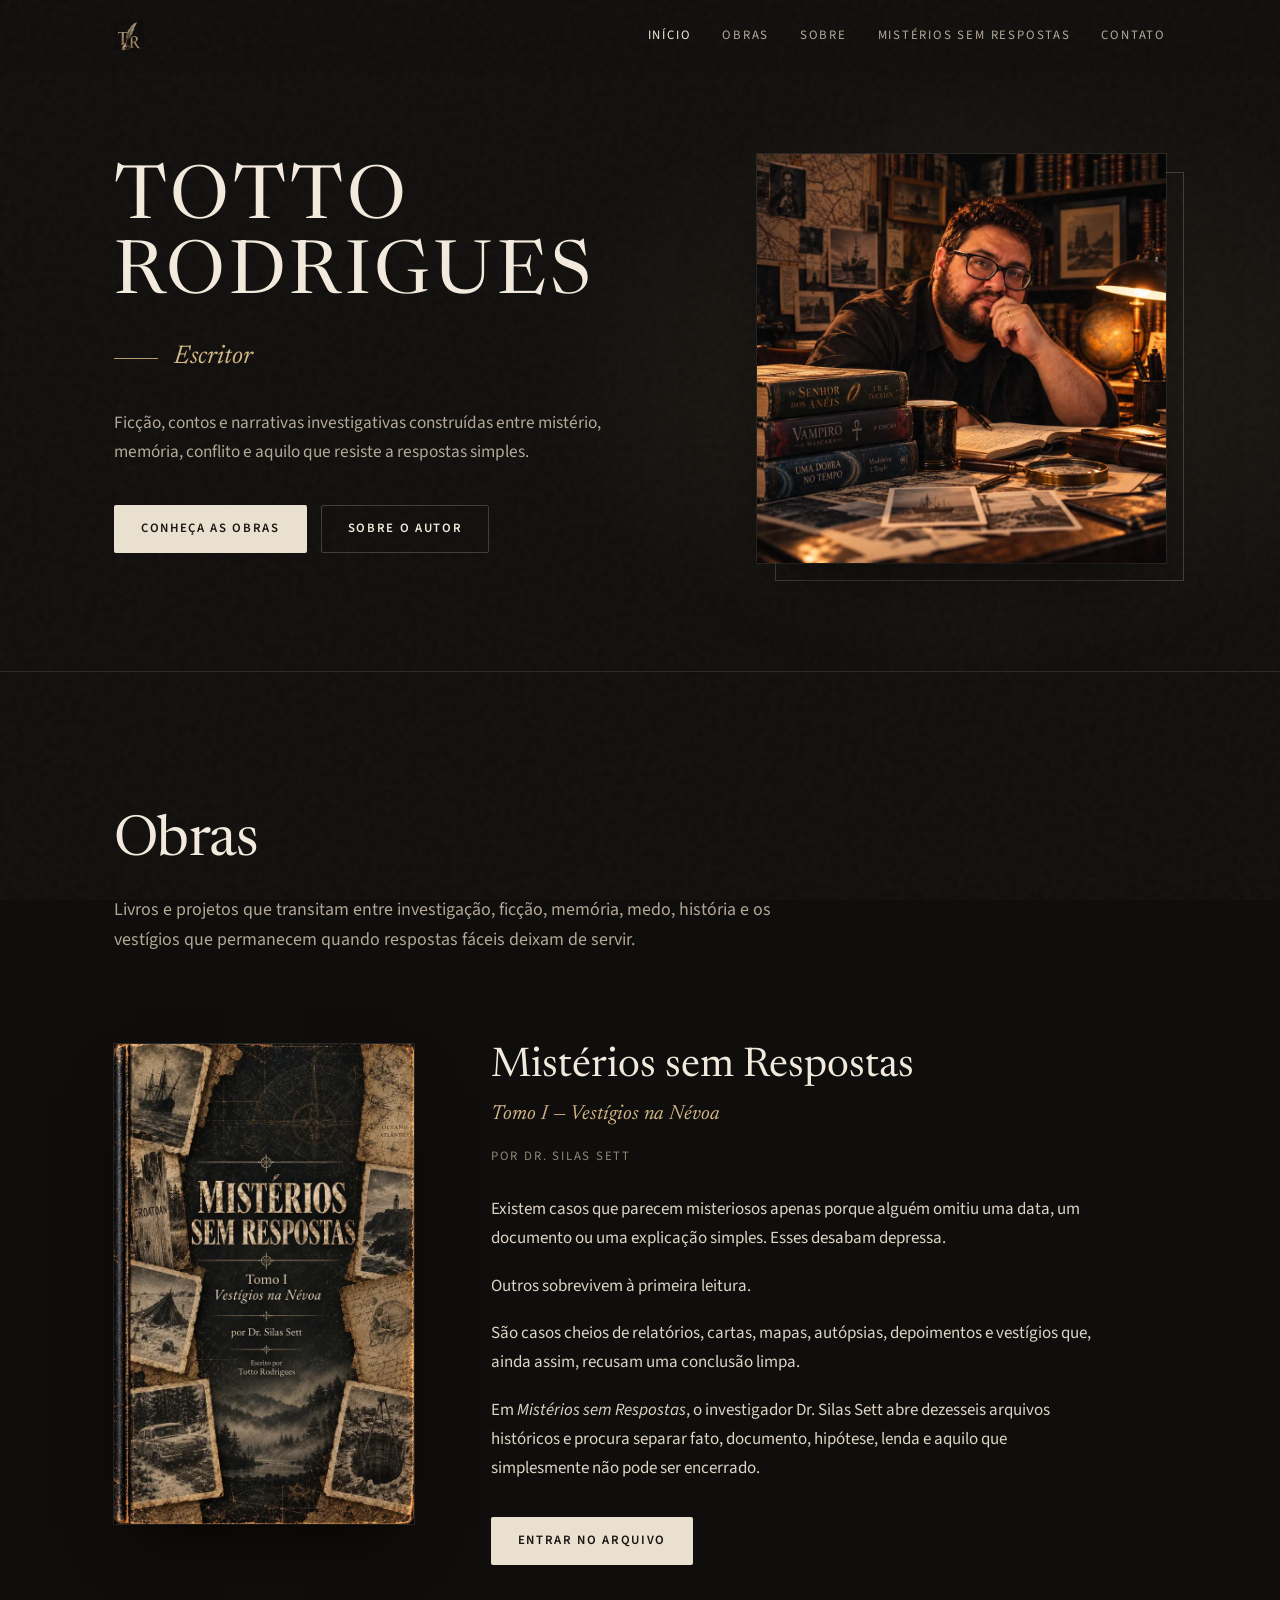
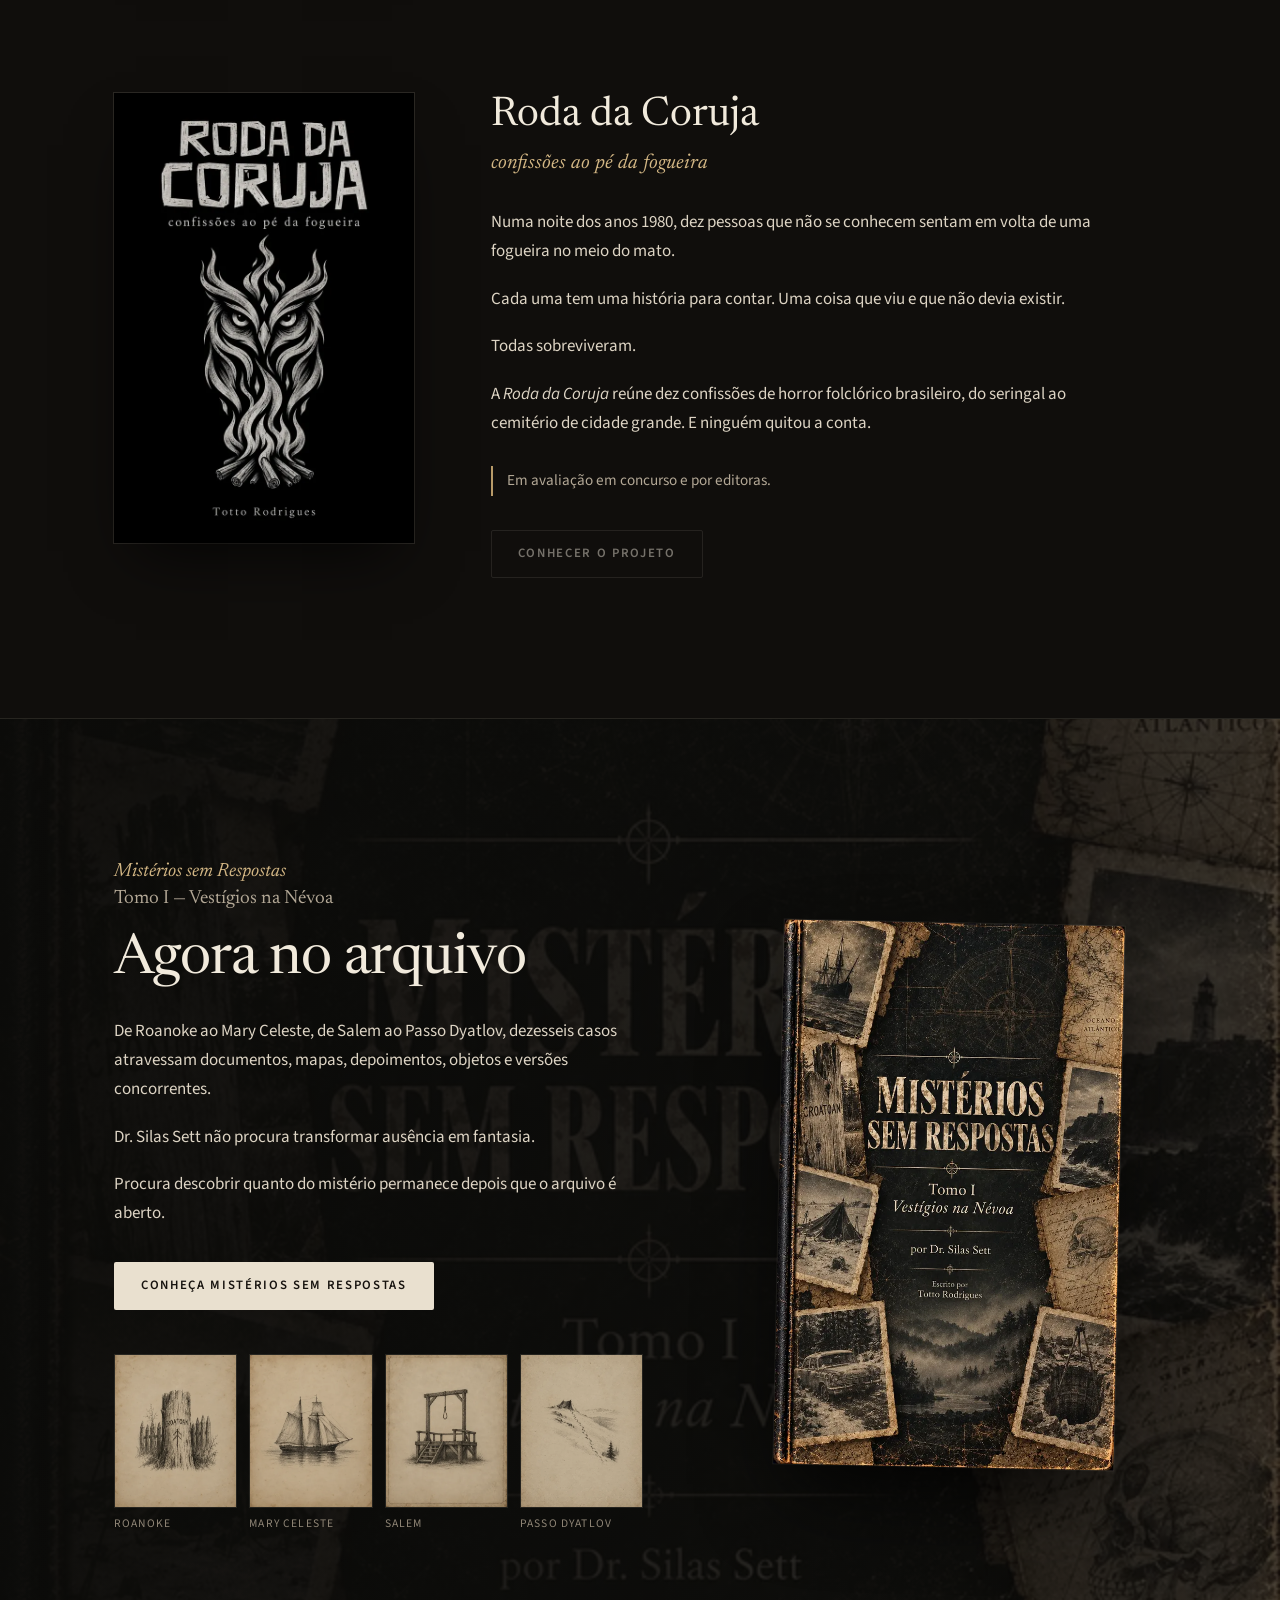
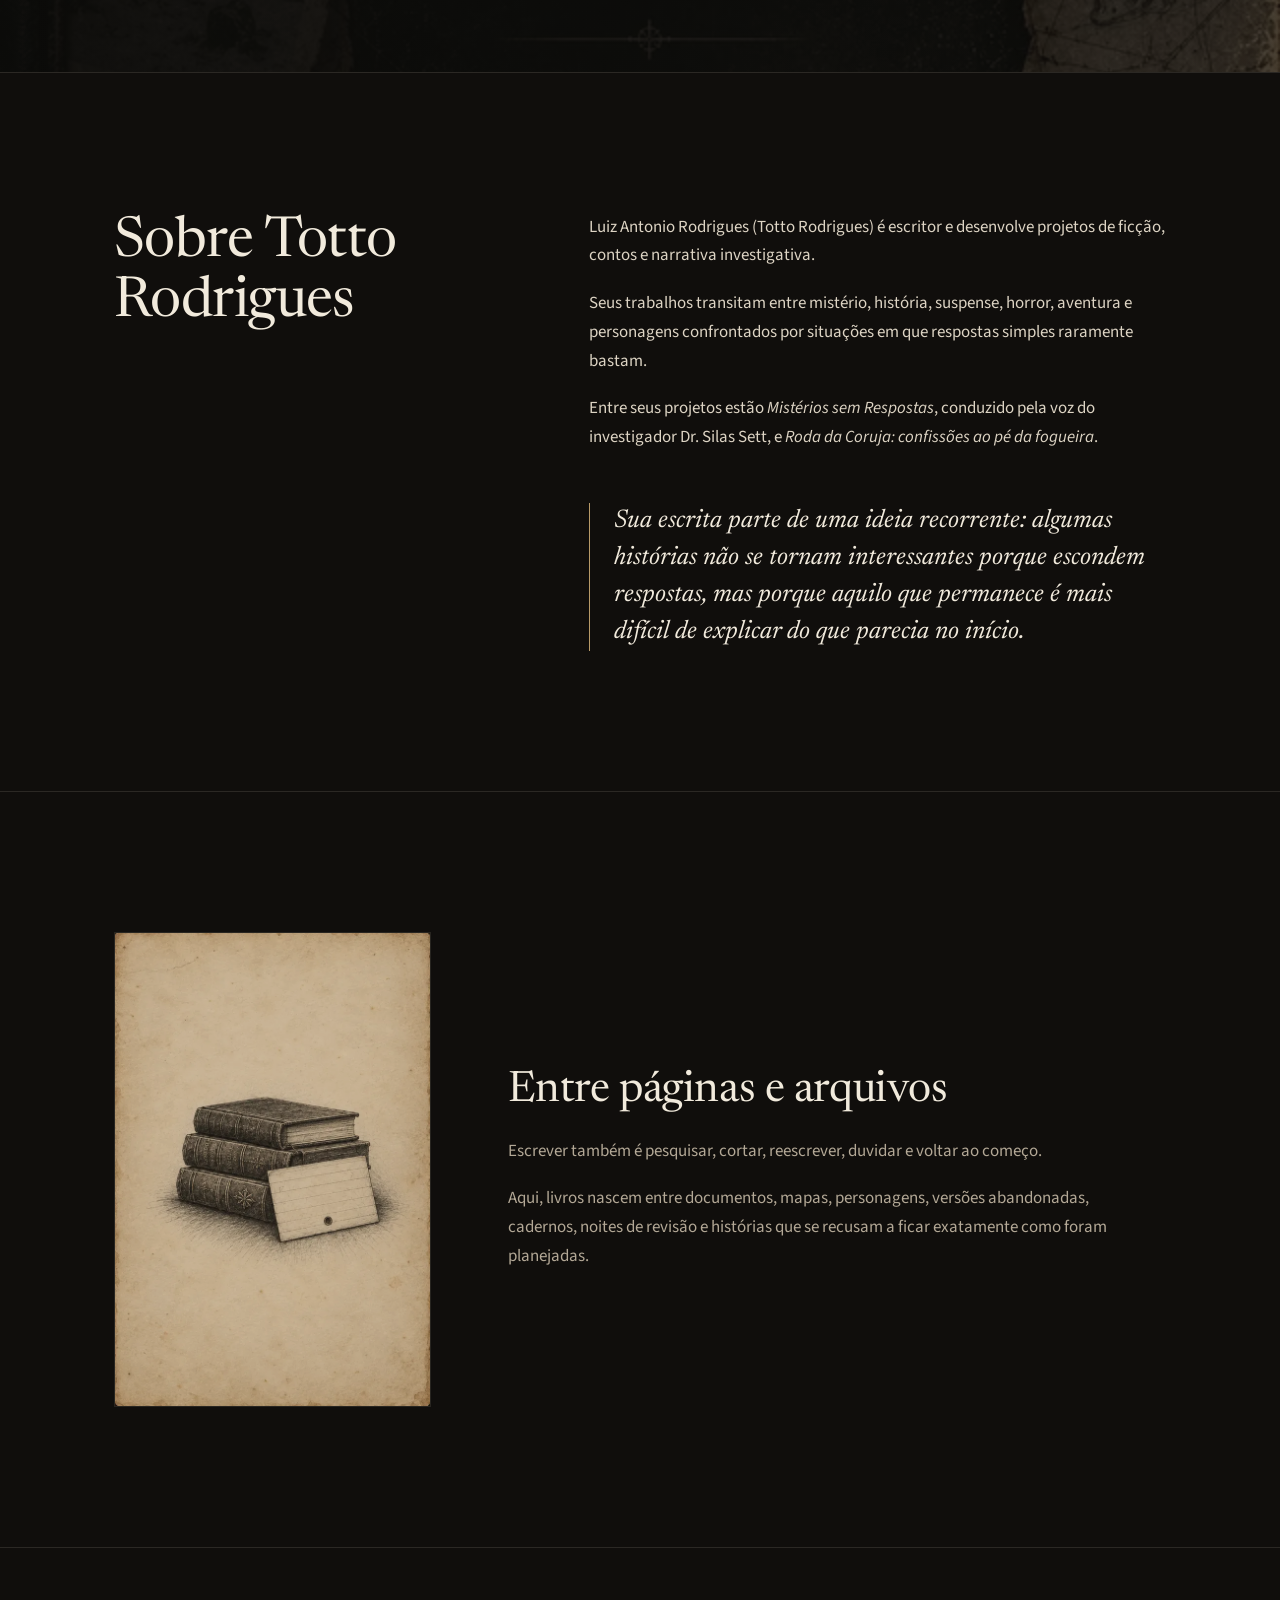
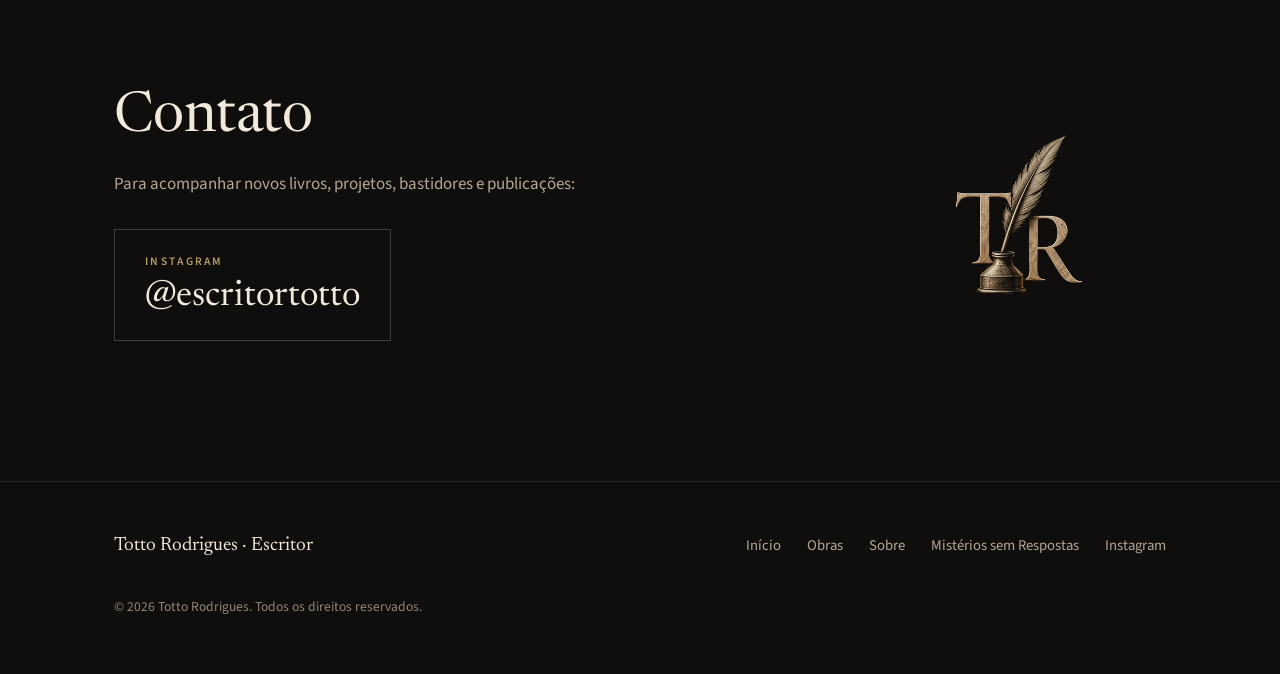
<file: index.html>
<!doctype html>
<html lang="pt-BR">
<head>
  <meta charset="utf-8">
  <meta name="viewport" content="width=device-width,initial-scale=1,viewport-fit=cover">
  <script>document.documentElement.classList.add('js')</script>

  <title>Totto Rodrigues | Escritor</title>
  <meta name="description" content="Site oficial do escritor Totto Rodrigues. Conheça seus livros, projetos e histórias entre mistério, ficção, suspense, investigação e o insólito.">
  <link rel="canonical" href="https://tottorodrigues.com.br/">
  <meta name="theme-color" content="#100e0c">

  <meta property="og:type" content="website">
  <meta property="og:site_name" content="Totto Rodrigues">
  <meta property="og:locale" content="pt_BR">
  <meta property="og:title" content="Totto Rodrigues | Escritor">
  <meta property="og:description" content="Site oficial do escritor Totto Rodrigues. Conheça seus livros, projetos e histórias entre mistério, ficção, suspense, investigação e o insólito.">
  <meta property="og:url" content="https://tottorodrigues.com.br/">
  <meta property="og:image" content="https://tottorodrigues.com.br/assets/img/og-totto-rodrigues.jpg">
  <meta property="og:image:width" content="1200">
  <meta property="og:image:height" content="630">
  <meta property="og:image:alt" content="Totto Rodrigues · Escritor">
  <meta name="twitter:card" content="summary_large_image">

  <link rel="icon" href="favicon.ico" sizes="any">
  <link rel="icon" href="assets/img/icons/favicon-32.png" type="image/png" sizes="32x32">
  <link rel="apple-touch-icon" href="apple-touch-icon.png">

  <link rel="preconnect" href="https://fonts.googleapis.com">
  <link rel="preconnect" href="https://fonts.gstatic.com" crossorigin>
  <link rel="stylesheet" href="https://fonts.googleapis.com/css2?family=Newsreader:ital,opsz,wght@0,6..72,400;0,6..72,500;1,6..72,400&family=Source+Sans+3:wght@400;600&display=swap">
  <link rel="stylesheet" href="assets/css/site.css?v=20260924-3">
  <script src="assets/js/site.js?v=20260924-3" defer></script>

  <script type="application/ld+json">
  {
    "@context": "https://schema.org",
    "@type": "Person",
    "name": "Totto Rodrigues",
    "alternateName": "Luiz Antonio Rodrigues",
    "jobTitle": "Escritor",
    "url": "https://tottorodrigues.com.br/",
    "image": "https://tottorodrigues.com.br/assets/img/totto-rodrigues.webp",
    "sameAs": ["https://www.instagram.com/escritortotto/"]
  }
  </script>
</head>
<body>
  <a class="skip-link" href="#conteudo">Ir para o conteúdo</a>

  <header class="site-header" data-marca-apos="#nome-autor">
    <div class="container header-inner">
      <a class="brand" href="./" aria-label="Totto Rodrigues — início"><img class="brand-emblema" src="assets/img/icons/emblema-tr.webp" alt="" width="30" height="30"><span class="brand-nome">Totto Rodrigues</span></a>
      <button class="menu-toggle" type="button" aria-expanded="false" aria-controls="menu-principal" aria-label="Abrir menu"><span></span><span></span></button>
      <nav id="menu-principal" class="site-nav" aria-label="Navegação principal">
        <ul class="nav-list">
          <li><a href="./" aria-current="page">Início</a></li>
          <li><a href="#obras">Obras</a></li>
          <li><a href="#sobre">Sobre</a></li>
          <li><a href="misterios-sem-respostas/">Mistérios sem Respostas</a></li>
          <li><a href="#contato">Contato</a></li>
        </ul>
      </nav>
    </div>
  </header>

  <main id="conteudo">

    <section class="hero" aria-labelledby="nome-autor">
      <div class="container hero-grid">
        <div class="hero-texto">
          <h1 class="hero-name" id="nome-autor"><span>Totto</span> <span>Rodrigues</span></h1>
          <p class="hero-role">Escritor</p>
          <p class="hero-lead">Ficção, contos e narrativas investigativas construídas entre mistério, memória, conflito e aquilo que resiste a respostas simples.</p>
          <div class="btn-row">
            <a class="btn btn-primary" href="#obras">Conheça as obras</a>
            <a class="btn btn-secondary" href="#sobre">Sobre o autor</a>
          </div>
        </div>

        <!-- FOTOGRAFIA DO AUTOR: assets/img/totto-rodrigues.webp (quadrada, 960×960) -->
        <figure class="author-portrait">
          <img src="assets/img/totto-rodrigues.webp" alt="Retrato de Totto Rodrigues" width="960" height="960" fetchpriority="high">
        </figure>
      </div>
    </section>

    <section class="section" id="obras" aria-labelledby="obras-titulo">
      <div class="container">
        <h2 class="section-title" id="obras-titulo">Obras</h2>
        <p class="section-intro">Livros e projetos que transitam entre investigação, ficção, memória, medo, história e os vestígios que permanecem quando respostas fáceis deixam de servir.</p>

        <div class="obras-lista">

          <article class="obra" aria-labelledby="obra-misterios">
            <figure class="obra-capa">
              <a href="misterios-sem-respostas/" tabindex="-1" aria-hidden="true">
                <img src="assets/img/obras/misterios-sem-respostas-capa.webp" alt="" width="640" height="1024" loading="lazy">
              </a>
            </figure>
            <div>
              <h3 class="obra-titulo" id="obra-misterios">Mistérios sem Respostas</h3>
              <p class="obra-subtitulo">Tomo I — Vestígios na Névoa</p>
              <p class="obra-assinatura">por Dr. Silas Sett</p>
              <div class="obra-texto">
                <p>Existem casos que parecem misteriosos apenas porque alguém omitiu uma data, um documento ou uma explicação simples. Esses desabam depressa.</p>
                <p>Outros sobrevivem à primeira leitura.</p>
                <p>São casos cheios de relatórios, cartas, mapas, autópsias, depoimentos e vestígios que, ainda assim, recusam uma conclusão limpa.</p>
                <p>Em <em>Mistérios sem Respostas</em>, o investigador Dr. Silas Sett abre dezesseis arquivos históricos e procura separar fato, documento, hipótese, lenda e aquilo que simplesmente não pode ser encerrado.</p>
              </div>
              <div class="btn-row">
                <a class="btn btn-primary" href="misterios-sem-respostas/">Entrar no arquivo</a>
              </div>
            </div>
          </article>

          <article class="obra" aria-labelledby="obra-roda">
            <figure class="obra-capa">
              <img src="assets/img/obras/roda-da-coruja-capa.webp?v=2" alt="Capa de Roda da Coruja: confissões ao pé da fogueira" width="640" height="960" loading="lazy">
            </figure>
            <div>
              <h3 class="obra-titulo" id="obra-roda">Roda da Coruja</h3>
              <p class="obra-subtitulo">confissões ao pé da fogueira</p>
              <div class="obra-texto">
                <p>Numa noite dos anos 1980, dez pessoas que não se conhecem sentam em volta de uma fogueira no meio do mato.</p>
                <p>Cada uma tem uma história para contar. Uma coisa que viu e que não devia existir.</p>
                <p>Todas sobreviveram.</p>
                <p>A <em>Roda da Coruja</em> reúne dez confissões de horror folclórico brasileiro, do seringal ao cemitério de cidade grande. E ninguém quitou a conta.</p>
              </div>
              <p class="obra-status">Em avaliação em concurso e por editoras.</p>
              <!-- Quando a página roda-da-coruja/ existir: troque role/aria-disabled por href="roda-da-coruja/" -->
              <div class="btn-row">
                <a class="btn btn-secondary" role="link" aria-disabled="true">Conhecer o projeto</a>
              </div>
            </div>
          </article>

        </div>
      </div>
    </section>

    <section class="section destaque" id="arquivo" aria-labelledby="destaque-titulo">
      <div class="container destaque-grid">
        <div>
          <p class="destaque-obra">Mistérios sem Respostas<span>Tomo I — Vestígios na Névoa</span></p>
          <h2 class="section-title" id="destaque-titulo">Agora no arquivo</h2>
          <div class="destaque-texto">
            <p>De Roanoke ao Mary Celeste, de Salem ao Passo Dyatlov, dezesseis casos atravessam documentos, mapas, depoimentos, objetos e versões concorrentes.</p>
            <p>Dr. Silas Sett não procura transformar ausência em fantasia.</p>
            <p>Procura descobrir quanto do mistério permanece depois que o arquivo é aberto.</p>
          </div>
          <div class="btn-row">
            <a class="btn btn-primary" href="misterios-sem-respostas/">Conheça Mistérios sem Respostas</a>
          </div>
          <ul class="vestigios">
            <li><figure><img src="assets/img/obras/caso-01-roanoke.webp" alt="Tronco marcado com a palavra CROATOAN" width="400" height="500" loading="lazy"><figcaption>Roanoke</figcaption></figure></li>
            <li><figure><img src="assets/img/obras/caso-02-mary-celeste.webp" alt="Navio à vela em mar calmo" width="400" height="500" loading="lazy"><figcaption>Mary Celeste</figcaption></figure></li>
            <li><figure><img src="assets/img/obras/caso-04-salem.webp" alt="Patíbulo vazio de Salem" width="400" height="500" loading="lazy"><figcaption>Salem</figcaption></figure></li>
            <li><figure><img src="assets/img/obras/caso-14-passo-dyatlov.webp" alt="Barraca abandonada na neve" width="400" height="500" loading="lazy"><figcaption>Passo Dyatlov</figcaption></figure></li>
          </ul>
        </div>
        <figure class="destaque-capa">
          <img src="assets/img/obras/misterios-sem-respostas-capa.webp" alt="Capa de Mistérios sem Respostas — Tomo I: Vestígios na Névoa" width="640" height="1024" loading="lazy">
        </figure>
      </div>
    </section>

    <section class="section" id="sobre" aria-labelledby="sobre-titulo">
      <div class="container sobre-grid">
        <h2 class="section-title" id="sobre-titulo">Sobre Totto Rodrigues</h2>
        <div class="sobre-texto">
          <p>Luiz Antonio Rodrigues (Totto Rodrigues) é escritor e desenvolve projetos de ficção, contos e narrativa investigativa.</p>
          <p>Seus trabalhos transitam entre mistério, história, suspense, horror, aventura e personagens confrontados por situações em que respostas simples raramente bastam.</p>
          <p>Entre seus projetos estão <em>Mistérios sem Respostas</em>, conduzido pela voz do investigador Dr. Silas Sett, e <em>Roda da Coruja: confissões ao pé da fogueira</em>.</p>
          <p class="ideia">Sua escrita parte de uma ideia recorrente: algumas histórias não se tornam interessantes porque escondem respostas, mas porque aquilo que permanece é mais difícil de explicar do que parecia no início.</p>
        </div>
      </div>
    </section>

    <section class="section" id="bastidores" aria-labelledby="bastidores-titulo">
      <div class="container bastidores-grid">
        <figure class="bastidores-imagem">
          <img src="assets/img/bastidores-livros.webp" alt="Livros antigos empilhados e uma ficha de arquivo, em ilustração a lápis" width="640" height="960" loading="lazy">
        </figure>
        <div>
          <h2 class="section-title section-title--sm" id="bastidores-titulo">Entre páginas e arquivos</h2>
          <div class="bastidores-texto">
            <p>Escrever também é pesquisar, cortar, reescrever, duvidar e voltar ao começo.</p>
            <p>Aqui, livros nascem entre documentos, mapas, personagens, versões abandonadas, cadernos, noites de revisão e histórias que se recusam a ficar exatamente como foram planejadas.</p>
          </div>
          <!--
            ATUALIZAÇÕES FUTURAS (bastidores, notas de processo)
            Para publicar, remova o atributo hidden e adicione um <article> por atualização:
            <article class="nota">
              <time datetime="AAAA-MM-DD">DD de mês de AAAA</time>
              <h3>Título da nota</h3>
              <p>Texto da nota.</p>
            </article>
          -->
          <div class="bastidores-notas" hidden></div>
        </div>
      </div>
    </section>

    <section class="section" id="contato" aria-labelledby="contato-titulo">
      <div class="container contato-grid">
        <div>
          <h2 class="section-title" id="contato-titulo">Contato</h2>
          <p class="contato-texto">Para acompanhar novos livros, projetos, bastidores e publicações:</p>
          <a class="contato-link" href="https://www.instagram.com/escritortotto/" target="_blank" rel="noopener">
            <small>Instagram</small>
            <span>@escritortotto</span>
          </a>
          <!--
            E-MAIL PROFISSIONAL (ainda não configurado)
            Quando existir, adicione aqui:
            <p class="contato-texto"><a href="mailto:SEU-EMAIL">SEU-EMAIL</a></p>
          -->
        </div>
        <img class="contato-selo" src="assets/img/icons/emblema-tr.webp" alt="" width="320" height="320" loading="lazy">
      </div>
    </section>

  </main>

  <footer class="site-footer">
    <div class="container footer-grid">
      <p class="footer-marca">Totto Rodrigues · Escritor</p>
      <nav class="footer-nav" aria-label="Rodapé">
        <ul>
          <li><a href="./">Início</a></li>
          <li><a href="#obras">Obras</a></li>
          <li><a href="#sobre">Sobre</a></li>
          <li><a href="misterios-sem-respostas/">Mistérios sem Respostas</a></li>
          <li><a href="https://www.instagram.com/escritortotto/" target="_blank" rel="noopener">Instagram</a></li>
        </ul>
      </nav>
      <p class="footer-copy">© <span data-ano-atual>2026</span> Totto Rodrigues. Todos os direitos reservados.</p>
    </div>
  </footer>
</body>
</html>
</file>
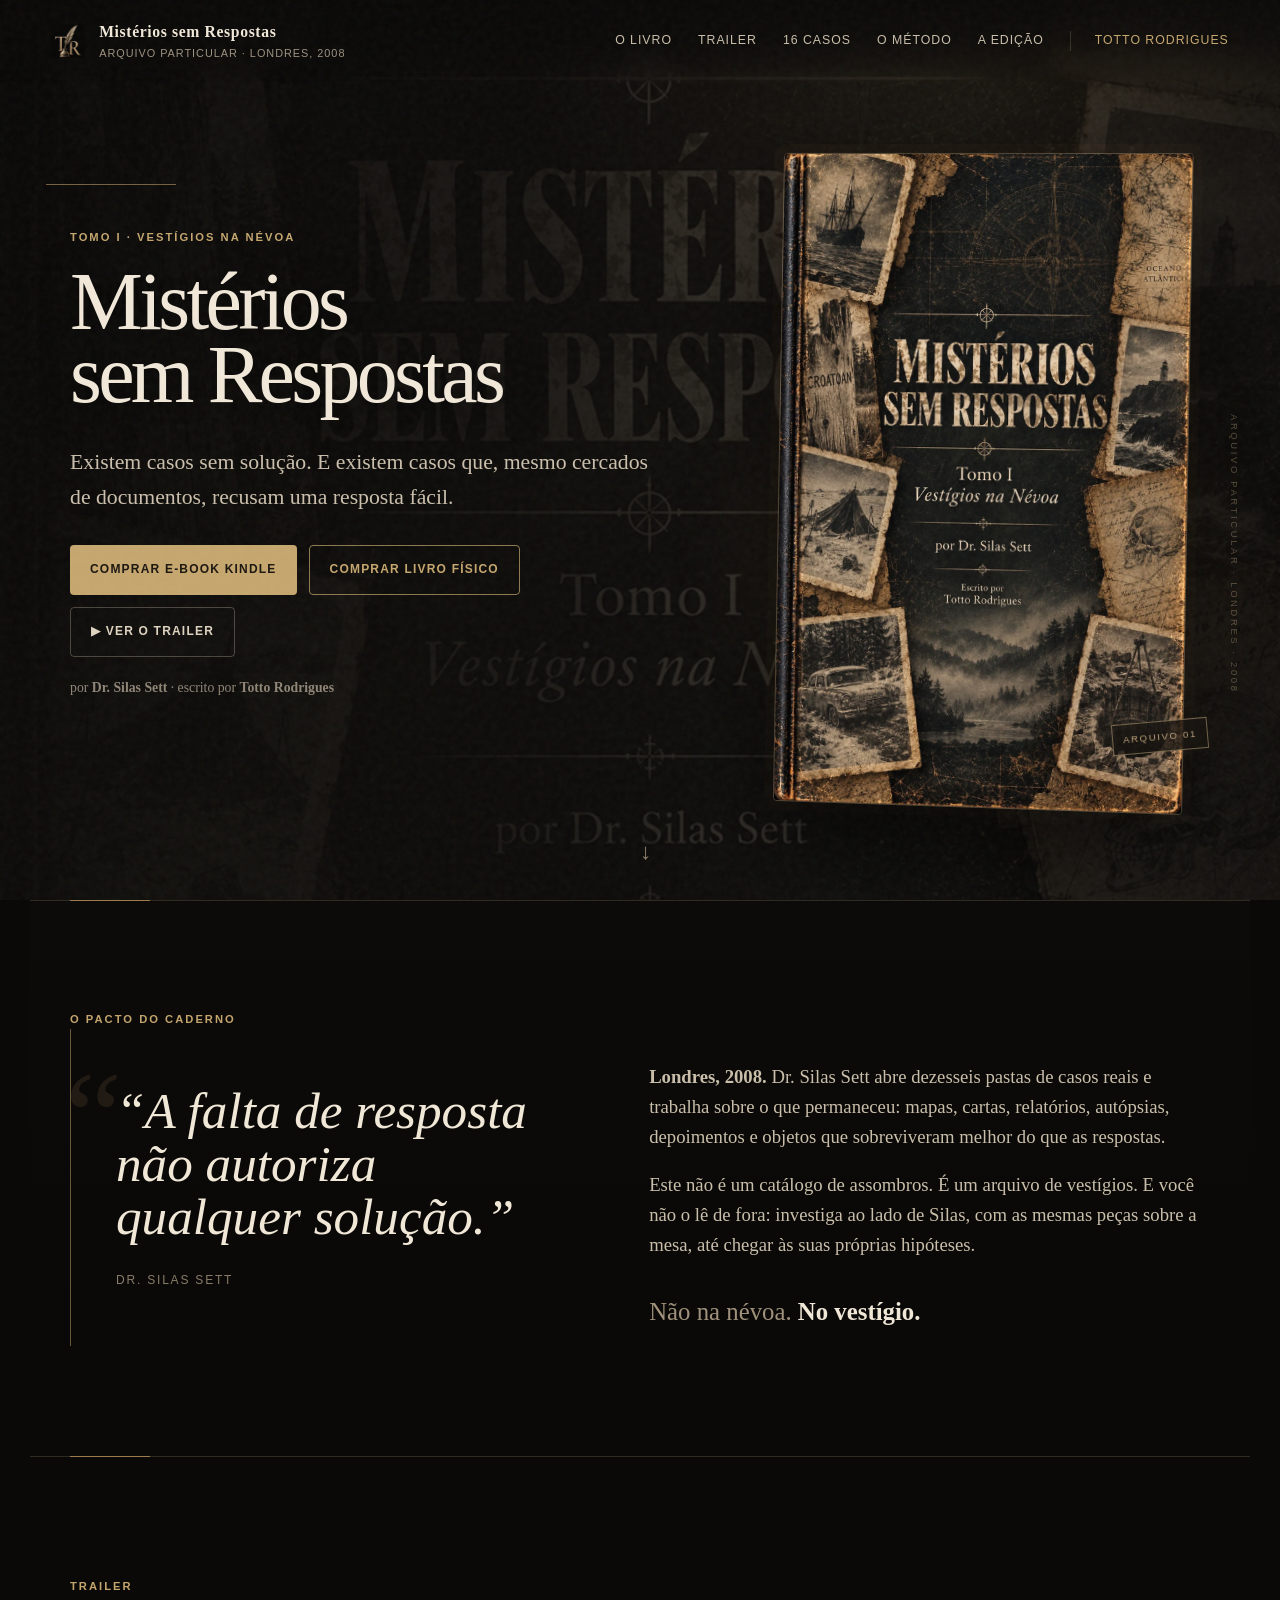
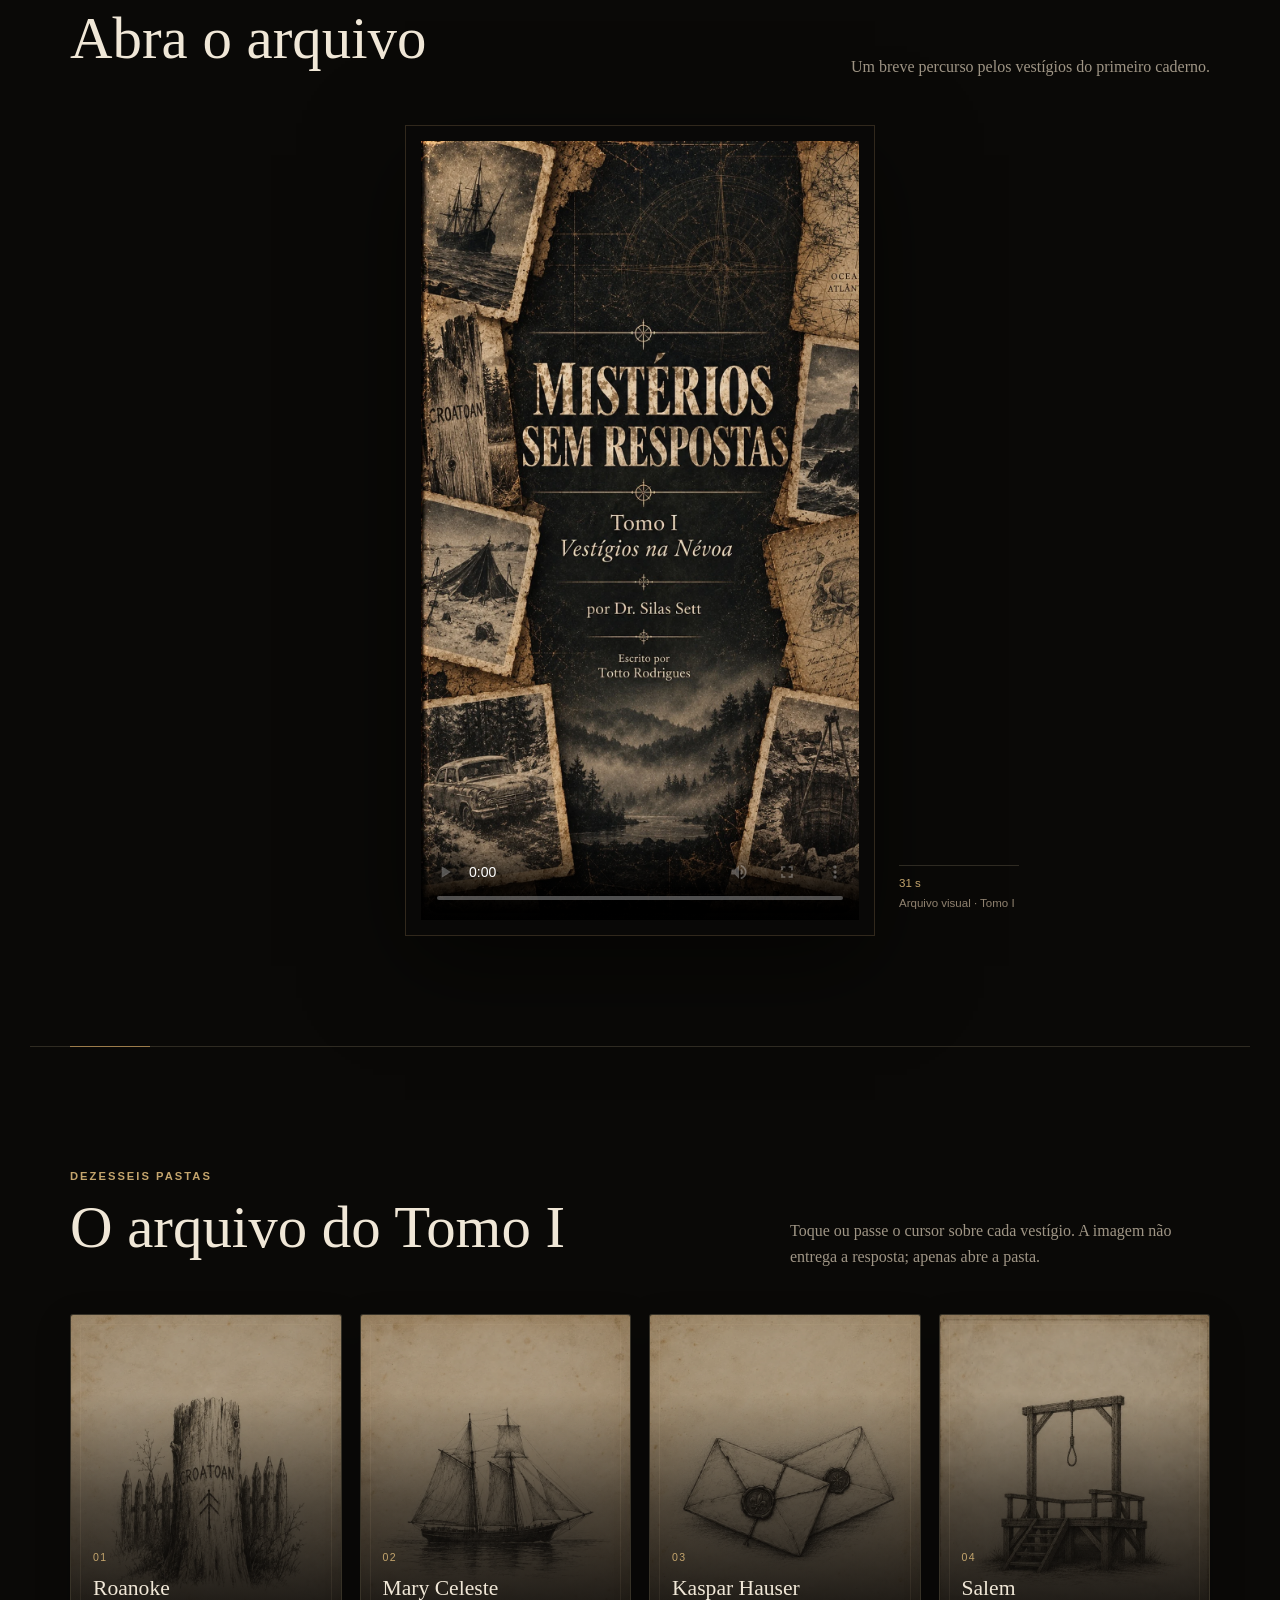
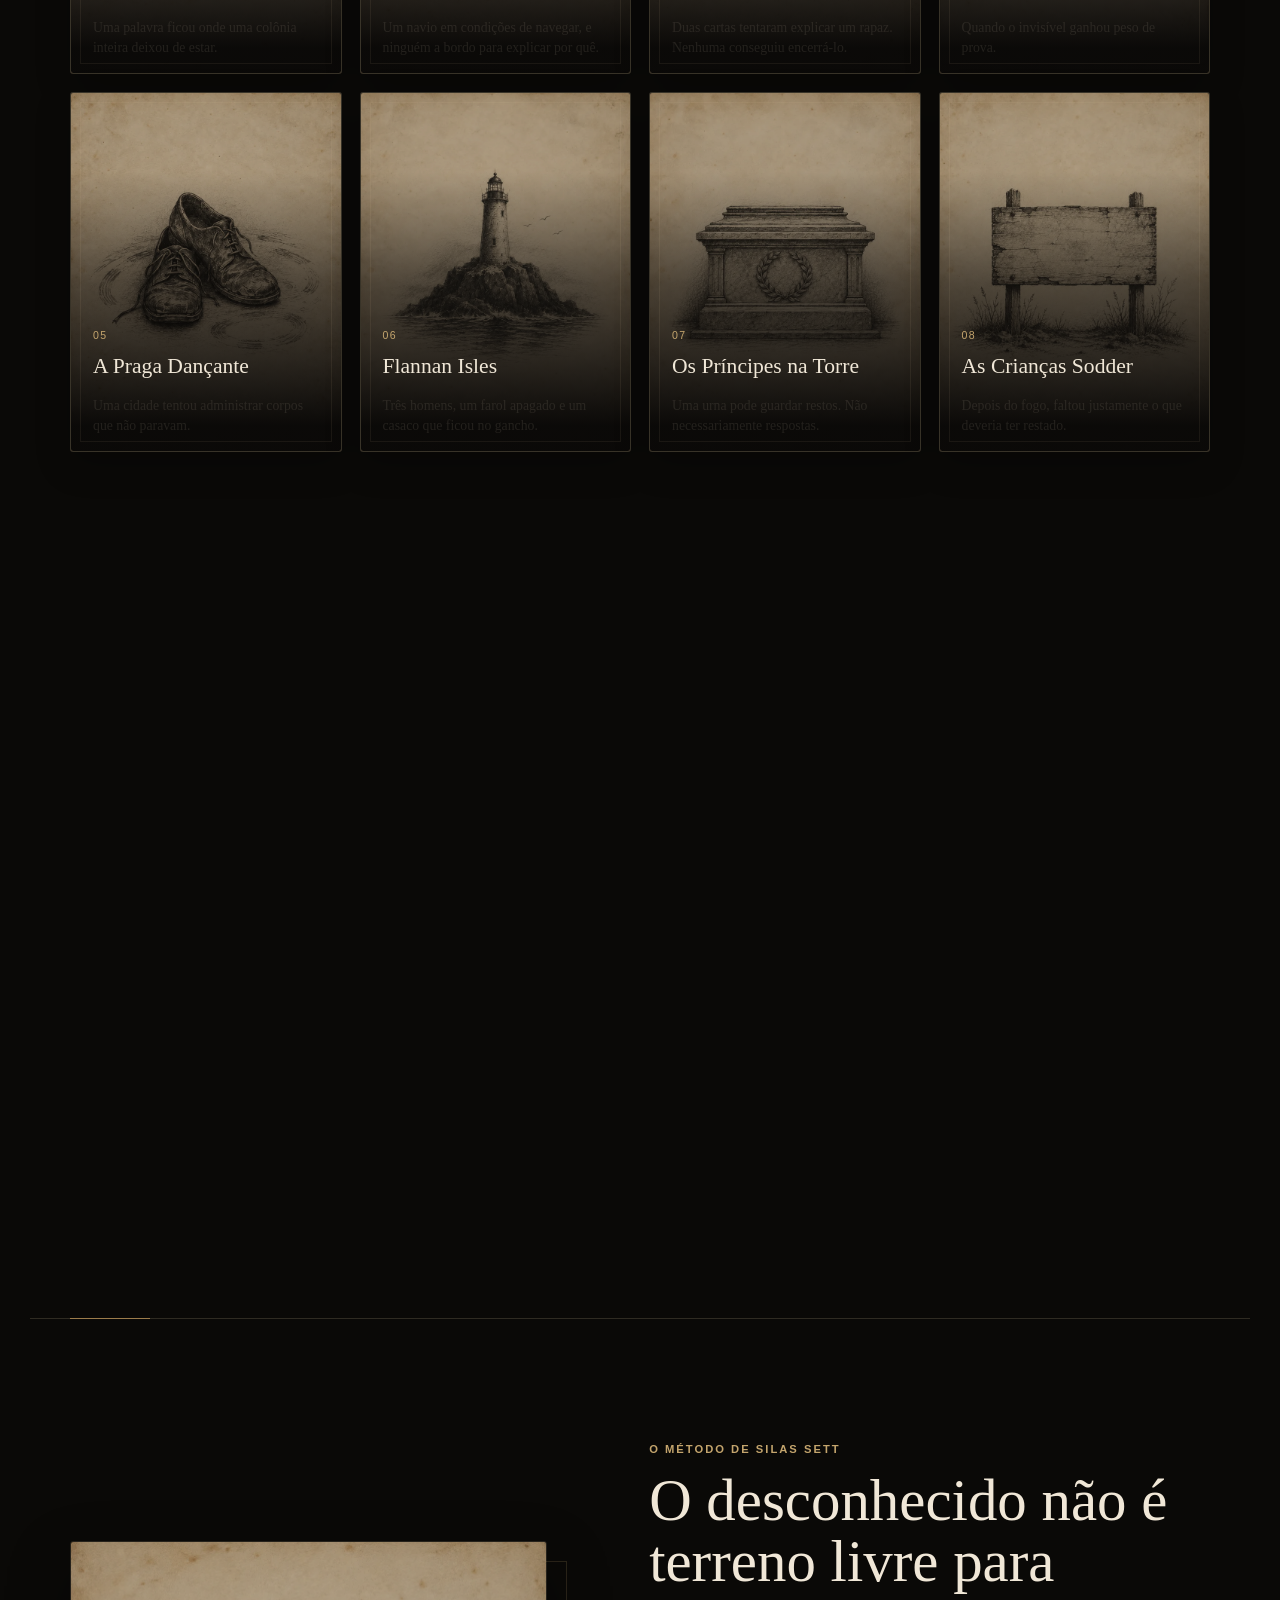
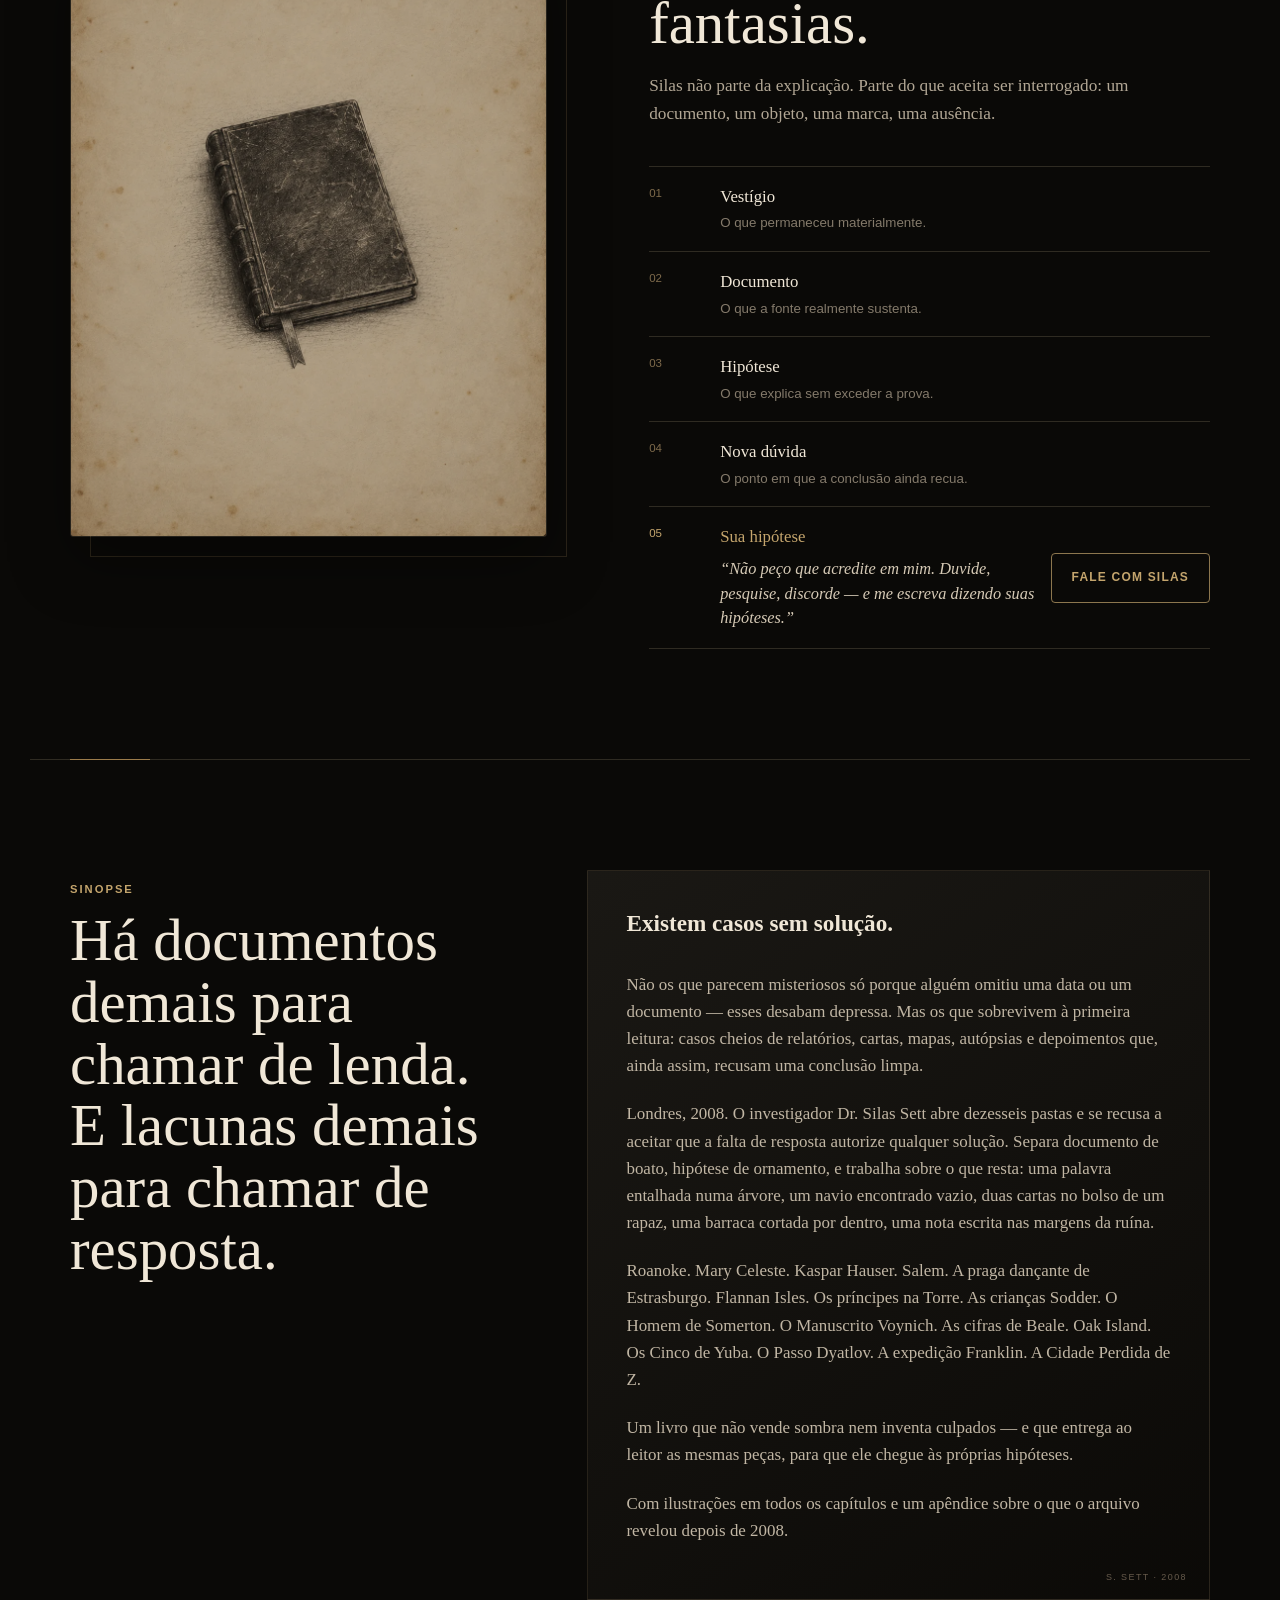
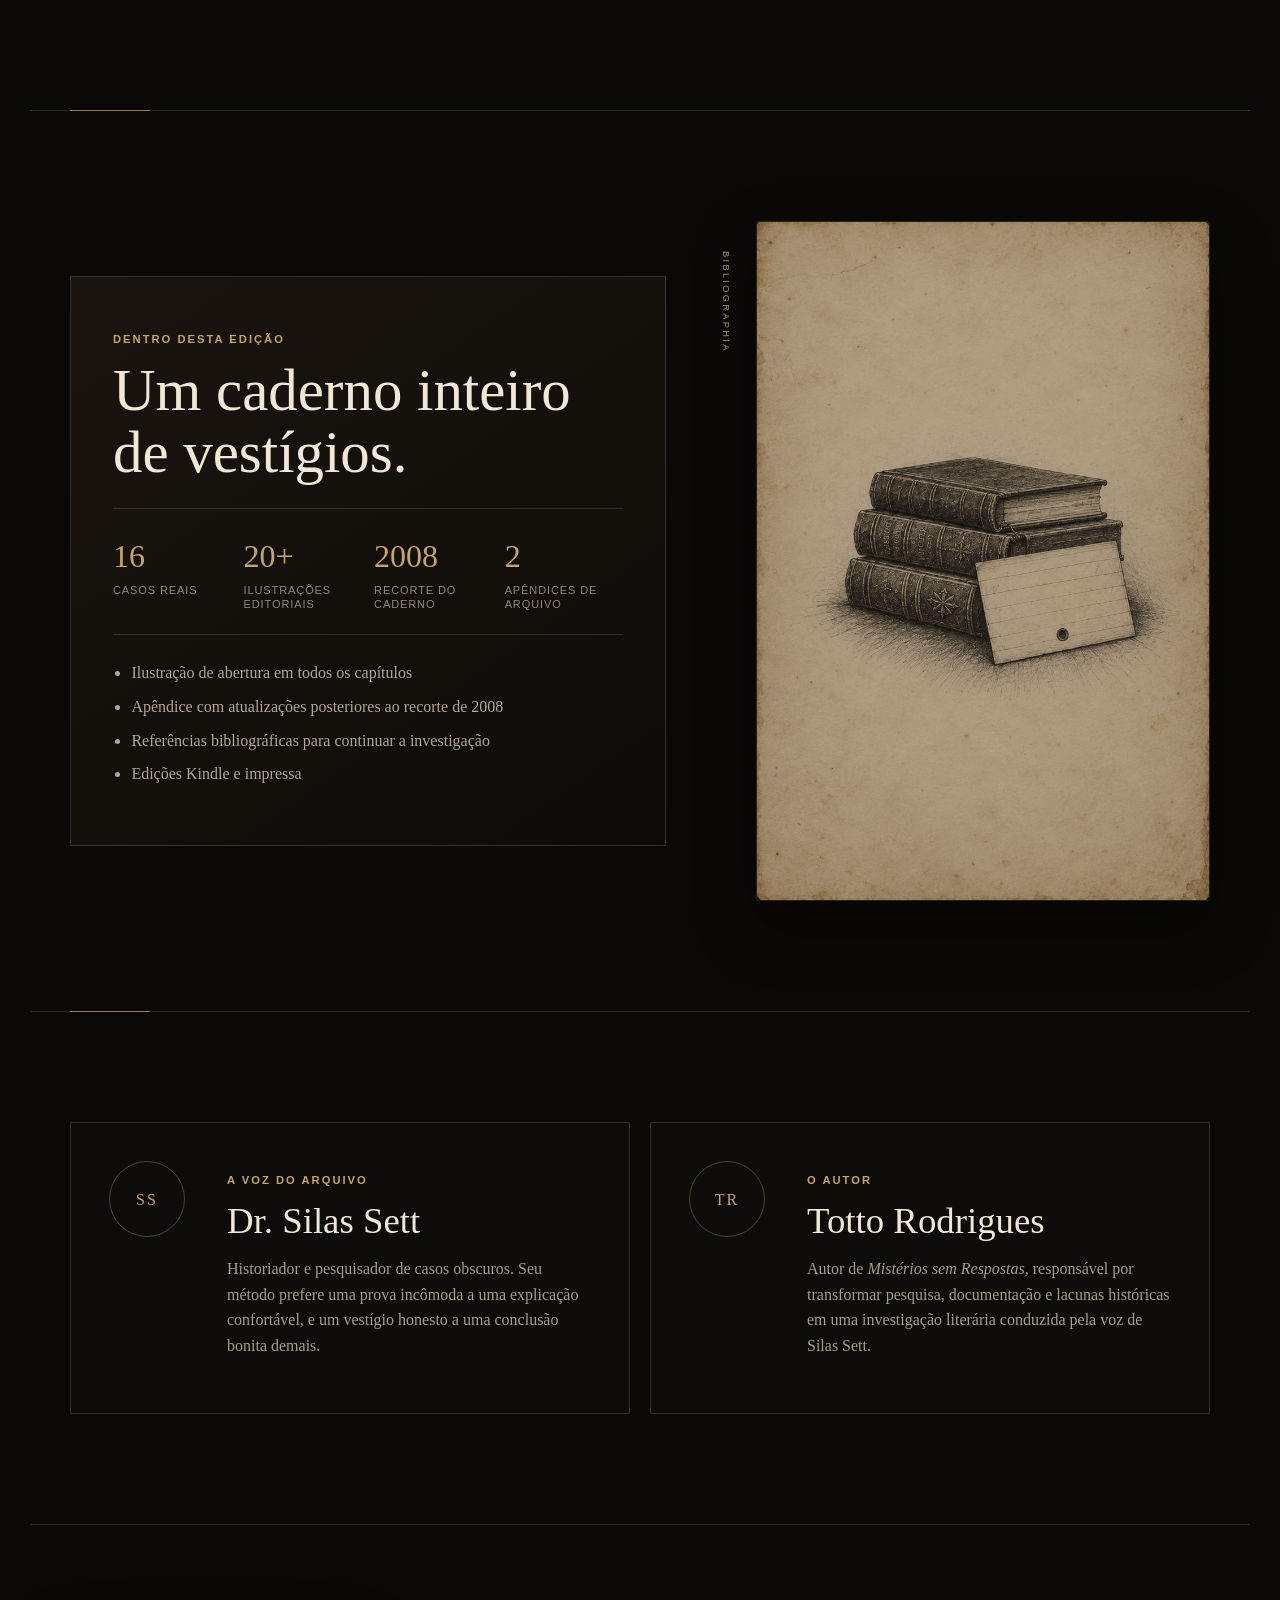
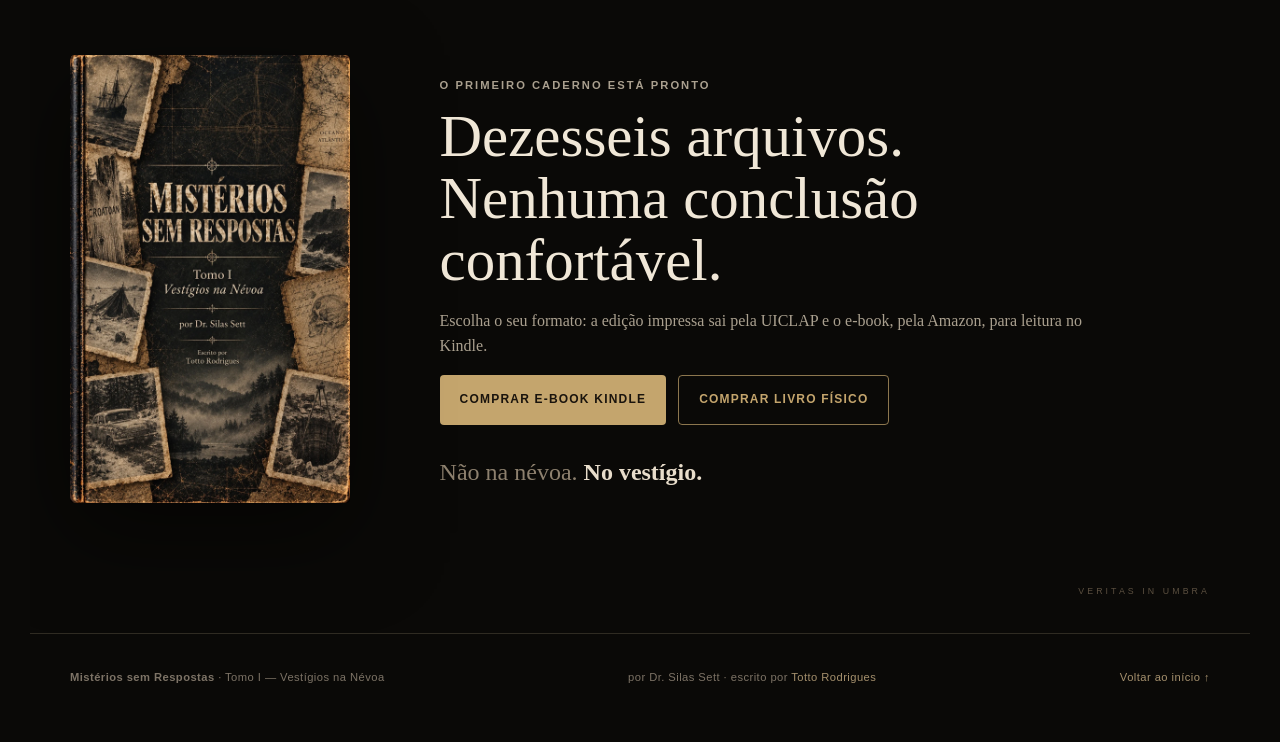
<file: misterios-sem-respostas/index.html>
<!doctype html>
<html lang="pt-BR">
<head>
  <meta charset="utf-8">
  <meta name="viewport" content="width=device-width,initial-scale=1,viewport-fit=cover">
  <title>Mistérios sem Respostas | Totto Rodrigues</title>
  <meta name="description" content="Mistérios sem Respostas — Tomo I: Vestígios na Névoa. Dezesseis casos históricos investigados pela voz de Dr. Silas Sett, entre documentos, hipóteses, vestígios e perguntas que recusam respostas simples.">
  <link rel="canonical" href="https://tottorodrigues.com.br/misterios-sem-respostas/">
  <meta name="theme-color" content="#0d0c0a">
  <meta property="og:type" content="book">
  <meta property="og:site_name" content="Totto Rodrigues">
  <meta property="og:title" content="Mistérios sem Respostas — Tomo I: Vestígios na Névoa">
  <meta property="og:description" content="Não na névoa. No vestígio.">
  <meta property="og:url" content="https://tottorodrigues.com.br/misterios-sem-respostas/">
  <meta property="og:locale" content="pt_BR">
  <meta property="og:image" content="https://tottorodrigues.com.br/misterios-sem-respostas/assets/og-compartilhar.jpg">
  <meta property="og:image:width" content="1200">
  <meta property="og:image:height" content="630">
  <meta property="og:image:alt" content="Capa de Mistérios sem Respostas — Tomo I: Vestígios na Névoa">
  <meta name="twitter:card" content="summary_large_image">
  <link rel="icon" href="../favicon.ico" sizes="any">
  <link rel="icon" href="../assets/img/icons/favicon-32.png" type="image/png" sizes="32x32">
  <link rel="apple-touch-icon" href="../apple-touch-icon.png">
  <style>
:root{--hero-cover:url("assets/capa.webp");}
:root{
  --ink:#0d0c0a;--ink-2:#15130f;--paper:#d9ccb5;--paper-2:#b8a78b;--ivory:#f0e7d7;
  --gold:#9c7c4b;--gold-2:#c4a56d;--rust:#704a36;--line:rgba(216,197,163,.18);
  --shadow:0 30px 90px rgba(0,0,0,.52);--radius:22px;--max:1220px;
}
*{box-sizing:border-box} html{scroll-behavior:smooth} body{margin:0;background:var(--ink);color:var(--ivory);font-family:Georgia,'Times New Roman',serif;line-height:1.6;overflow-x:hidden}
body:before{content:"";position:fixed;inset:0;z-index:-2;background:radial-gradient(circle at 75% 0%,rgba(116,85,48,.19),transparent 34%),linear-gradient(135deg,#0a0908 0%,#12100d 48%,#0a0908 100%)}
.grain{pointer-events:none;position:fixed;inset:0;z-index:50;opacity:.055;mix-blend-mode:screen;background-image:url("data:image/svg+xml,%3Csvg viewBox='0 0 180 180' xmlns='http://www.w3.org/2000/svg'%3E%3Cfilter id='n'%3E%3CfeTurbulence type='fractalNoise' baseFrequency='.75' numOctaves='3' stitchTiles='stitch'/%3E%3C/filter%3E%3Crect width='100%25' height='100%25' filter='url(%23n)' opacity='.8'/%3E%3C/svg%3E")}
a{color:inherit}.skip-link{position:absolute;left:-999px;top:0;background:#fff;color:#000;padding:.6rem 1rem;z-index:99}.skip-link:focus{left:1rem;top:1rem}
.site-header{position:fixed;top:0;left:0;right:0;z-index:40;height:82px;display:flex;align-items:center;justify-content:space-between;padding:0 clamp(20px,4vw,70px);background:linear-gradient(to bottom,rgba(8,7,6,.92),rgba(8,7,6,.72),transparent);backdrop-filter:blur(9px)}
.brand{display:flex;align-items:center;gap:14px;text-decoration:none}.brand-mark.brand-emblema{width:34px;height:34px;opacity:.9;border:0;border-radius:0;mix-blend-mode:lighten}.brand-mark{width:42px;height:42px;border:1px solid rgba(218,195,156,.42);display:grid;place-items:center;border-radius:50%;font-size:.8rem;letter-spacing:.14em;color:var(--gold-2)}.brand strong{display:block;font-size:.98rem;letter-spacing:.04em}.brand small{display:block;font-family:Arial,sans-serif;color:#9c917f;font-size:.68rem;letter-spacing:.09em;text-transform:uppercase;margin-top:1px}
.nav{display:flex;gap:26px;font-family:Arial,sans-serif;font-size:.77rem;letter-spacing:.08em;text-transform:uppercase}.nav a{text-decoration:none;color:#c8bda9;transition:.2s;white-space:nowrap}.nav a.nav-autor{color:var(--gold-2);padding-left:24px;border-left:1px solid var(--line)}.nav a:hover{color:#fff}.menu-toggle{display:none;background:none;border:1px solid var(--line);color:var(--ivory);padding:8px 12px;border-radius:9px}
.hero{min-height:100svh;max-width:var(--max);margin:auto;padding:130px 40px 70px;display:grid;grid-template-columns:1.06fr .82fr;align-items:center;gap:7vw;position:relative}.hero-copy{padding-bottom:30px}.eyebrow,.section-kicker{font-family:Arial,sans-serif;text-transform:uppercase;letter-spacing:.18em;color:var(--gold-2);font-size:.7rem;font-weight:700}.hero h1{font-weight:400;font-size:clamp(3.4rem,6.4vw,6.3rem);line-height:.9;letter-spacing:-.045em;margin:.22em 0 .4em}.hero-lead{max-width:650px;font-size:clamp(1.14rem,1.7vw,1.5rem);color:#c9beab;margin:0 0 30px}.hero-actions{display:flex;flex-wrap:wrap;gap:12px}.button{min-height:50px;display:inline-flex;align-items:center;justify-content:center;padding:0 20px;border-radius:4px;text-decoration:none;font-family:Arial,sans-serif;font-weight:700;font-size:.75rem;text-transform:uppercase;letter-spacing:.1em;transition:.25s}.button.primary{background:var(--gold-2);color:#1a140d}.button.primary:not(.is-pending):hover{transform:translateY(-2px);background:#ddc28c}.button.ghost{border:1px solid rgba(236,222,198,.27);color:#ded2bf}.button.ghost:hover{border-color:#a98e63}.button.secondary{border:1px solid rgba(196,165,109,.7);color:var(--gold-2)}.button.secondary:not(.is-pending):hover{transform:translateY(-2px);border-color:var(--gold-2);background:rgba(196,165,109,.1)}.buy-actions{display:flex;flex-wrap:wrap;gap:12px}.button.is-pending{opacity:.62;cursor:not-allowed}.credit{font-size:.86rem;color:#8e8475;margin-top:20px}.cover-stage{position:relative;width:min(410px,86vw);justify-self:center;perspective:1000px}.cover-stage img,.final-cover img{width:100%;display:block;border-radius:4px;box-shadow:var(--shadow);position:relative;z-index:2}.cover-stage img{transform:rotateY(-3deg) rotateZ(1deg)}.cover-halo{position:absolute;inset:10% -25% -10%;background:radial-gradient(ellipse,rgba(137,98,50,.25),transparent 67%);filter:blur(20px)}.case-stamp{position:absolute;z-index:3;right:-22px;bottom:55px;border:1px solid rgba(202,174,128,.5);color:#baa077;padding:7px 10px;font-family:Arial,sans-serif;font-size:.6rem;letter-spacing:.17em;transform:rotate(-5deg);background:rgba(20,16,12,.75)}.scroll-cue{position:absolute;bottom:30px;left:50%;text-decoration:none;color:#8f806a;font-size:1.4rem;animation:float 2.2s ease-in-out infinite}@keyframes float{50%{transform:translateY(7px)}}
.section{max-width:var(--max);margin:0 auto;padding:110px 40px;border-top:1px solid var(--line)}.section-head{display:flex;justify-content:space-between;gap:30px;align-items:end;margin-bottom:45px}.section-head h2,.method-copy h2,.synopsis h2,.edition-card h2,.authors h2,.final-copy h2{font-weight:400;font-size:clamp(2.1rem,4.6vw,4rem);line-height:1.05;margin:.18em 0}.section-head>p{max-width:420px;color:#9f9585;margin:0}
.manifesto-grid{display:grid;grid-template-columns:.85fr 1fr;gap:8vw;align-items:center}.manifesto-quote{position:relative;padding:55px 0 55px 45px;border-left:1px solid rgba(197,166,112,.5)}.manifesto-quote:before{content:'“';position:absolute;left:-6px;top:-15px;font-size:8rem;color:rgba(194,160,105,.12)}.manifesto-quote p{font-size:clamp(2rem,4vw,3.8rem);line-height:1.04;margin:0 0 22px;font-style:italic}.manifesto-quote span{font-family:Arial,sans-serif;color:#897c69;font-size:.75rem;text-transform:uppercase;letter-spacing:.15em}.manifesto-copy{font-size:1.17rem;color:#c9beaa}.signature-line{font-size:1.55rem;color:#9f917b;margin-top:32px}.signature-line strong{color:var(--ivory)}
.cases-grid{display:grid;grid-template-columns:repeat(4,1fr);gap:18px}.case-card{position:relative;min-height:360px;border:1px solid var(--line);background:#15120e;overflow:hidden;border-radius:3px;isolation:isolate;transition:.35s}.case-card:after{content:"";position:absolute;inset:0;z-index:1;background:linear-gradient(to top,rgba(8,7,6,.98) 7%,rgba(8,7,6,.55) 47%,rgba(8,7,6,.02) 78%)}.case-card img{width:100%;height:100%;object-fit:cover;position:absolute;inset:0;filter:sepia(.2) contrast(1.02) brightness(.72);transition:.55s transform,.55s filter}.case-card div{position:absolute;left:0;right:0;bottom:0;z-index:2;padding:22px}.case-card span{font-family:Arial,sans-serif;color:var(--gold-2);font-size:.66rem;letter-spacing:.12em}.case-card h3{margin:2px 0 6px;font-weight:400;font-size:1.35rem}.case-card p{color:#a99e8d;font-size:.86rem;line-height:1.45;margin:0;opacity:.15;transform:translateY(7px);transition:.35s}.case-card:hover{border-color:rgba(195,158,100,.42);transform:translateY(-5px)}.case-card:hover img{transform:scale(1.035);filter:sepia(.05) contrast(1.04) brightness(.84)}.case-card:hover p,.case-card:focus-within p{opacity:1;transform:none}
.method{display:grid;grid-template-columns:.85fr 1fr;gap:8vw;align-items:center}.method-image{position:relative}.method-image img,.edition-art img{width:100%;display:block;filter:sepia(.15) brightness(.74);border-radius:3px;border:1px solid var(--line)}.method-image:after{content:"";position:absolute;inset:20px -20px -20px 20px;border:1px solid rgba(195,160,107,.18);z-index:-1}.method-copy>p:not(.section-kicker){color:#b2a795;font-size:1.08rem}.method-steps{list-style:none;padding:0;margin:38px 0 0;border-top:1px solid var(--line)}.method-steps li{display:grid;grid-template-columns:55px 1fr;gap:16px;padding:17px 0;border-bottom:1px solid var(--line)}.method-steps>li>span{font-family:Arial,sans-serif;color:#7e6a4b;font-size:.72rem}.method-steps strong{display:block;font-size:1.05rem;font-weight:400}.method-steps small{display:block;font-family:Arial,sans-serif;color:#847a6b;margin-top:2px}.method-steps li.step-leitor>span,.method-steps li.step-leitor strong{color:var(--gold-2)}.method-steps blockquote{margin:6px 0 0;font-style:italic;font-size:1.02rem;line-height:1.5;color:#d6cab6}.method-steps li.step-leitor{grid-template-columns:55px 1fr auto}.step-leitor .instagram-link{align-self:center;white-space:nowrap}.instagram-link[hidden]{display:none}
.trailer-shell{max-width:470px;margin:auto;position:relative;padding:15px;border:1px solid rgba(189,157,105,.22);background:#090807;box-shadow:var(--shadow)}.trailer-shell video{display:block;width:100%;aspect-ratio:9/16;object-fit:cover;background:#000}.trailer-note{position:absolute;right:-145px;bottom:20px;width:120px;border-top:1px solid var(--line);padding-top:8px;font-family:Arial,sans-serif;color:#8f816f;font-size:.72rem}.trailer-note span{color:var(--gold-2)}.trailer-note p{margin:2px 0}
.synopsis{display:grid;grid-template-columns:.8fr 1.2fr;gap:8vw}.synopsis-aside{position:sticky;top:110px;align-self:start}.synopsis-text{font-size:1.06rem;color:#c1b6a4}.synopsis-text p{margin:0 0 1.25em}.synopsis-text p:first-child{font-size:1.45rem;color:var(--ivory)}
.edition{display:grid;grid-template-columns:1.05fr .8fr;gap:7vw;align-items:center}.edition-card{background:linear-gradient(145deg,rgba(46,37,26,.45),rgba(15,13,11,.5));border:1px solid var(--line);padding:42px}.edition-grid{display:grid;grid-template-columns:repeat(4,1fr);gap:12px;border-top:1px solid var(--line);border-bottom:1px solid var(--line);padding:22px 0;margin:25px 0}.edition-grid strong{display:block;font-size:2rem;font-weight:400;color:var(--gold-2)}.edition-grid span{display:block;color:#948876;font-family:Arial,sans-serif;font-size:.69rem;text-transform:uppercase;letter-spacing:.08em;line-height:1.35}.edition-card ul{padding-left:1.15rem;color:#b3a793}.edition-card li{margin:.5rem 0}.edition-art{position:relative}.edition-art:before{content:"BIBLIOGRAPHIA";position:absolute;z-index:3;left:-38px;top:30px;font-family:Arial,sans-serif;letter-spacing:.25em;font-size:.58rem;color:#ad9162;writing-mode:vertical-rl}
.authors{display:grid;grid-template-columns:1fr 1fr;gap:20px}.author-card{border:1px solid var(--line);display:grid;grid-template-columns:90px 1fr;gap:28px;padding:38px;background:rgba(255,255,255,.015)}.author-monogram{width:76px;height:76px;border-radius:50%;display:grid;place-items:center;border:1px solid rgba(199,168,117,.34);font-size:1rem;letter-spacing:.13em;color:var(--gold-2)}.author-card h2{font-size:2.3rem;margin:.12em 0}.author-card p:last-child{color:#a99e8c}
.final-cta{display:grid;grid-template-columns:280px 1fr;gap:7vw;align-items:center;padding-top:130px;padding-bottom:130px}.final-copy>p{color:#aaa08f;max-width:650px}.final-line{margin-top:28px;font-size:1.5rem;color:#8d806e}.final-line strong{color:#e8ddcb}.footer{border-top:1px solid var(--line);max-width:var(--max);margin:auto;padding:35px 40px 55px;display:flex;flex-wrap:wrap;gap:14px 30px;justify-content:space-between;font-family:Arial,sans-serif;color:#7d7366;font-size:.7rem;letter-spacing:.04em}.footer p{margin:0}.footer a{text-decoration:none;color:#a5906d}
.reveal{opacity:0;transform:translateY(18px);transition:opacity .8s ease,transform .8s ease}.reveal.visible{opacity:1;transform:none}
@media (prefers-reduced-motion:reduce){html{scroll-behavior:auto}.reveal{opacity:1;transform:none;transition:none}.scroll-cue{animation:none}.case-card,.case-card img{transition:none}}
@media(max-width:1024px){.menu-toggle{display:block}.nav{position:absolute;top:82px;left:12px;right:12px;padding:18px;background:#13110e;border:1px solid var(--line);display:none;flex-direction:column;gap:12px}.nav.open{display:flex}.nav a.nav-autor{padding:12px 0 0;border-left:0;border-top:1px solid var(--line)}}
@media(max-width:980px){.cases-grid{grid-template-columns:repeat(2,1fr)}.hero{grid-template-columns:1fr .65fr;gap:4vw}.nav{gap:15px}.method,.edition{gap:5vw}.edition-grid{grid-template-columns:repeat(2,1fr)}.authors{grid-template-columns:1fr}.trailer-note{right:10px;bottom:-58px}.trailer{padding-bottom:170px}}
@media(max-width:760px){.method-steps li.step-leitor{grid-template-columns:55px 1fr}.step-leitor .instagram-link{grid-column:2;justify-self:start;margin-top:6px}.site-header{height:68px;padding:0 18px;background:rgba(9,8,7,.9)}.brand small{display:none}.menu-toggle{display:block}.nav{position:absolute;top:68px;left:12px;right:12px;padding:18px;background:#13110e;border:1px solid var(--line);display:none;flex-direction:column;gap:12px}.nav.open{display:flex}.nav a.nav-autor{padding:12px 0 0;border-left:0;border-top:1px solid var(--line)}.hero{display:flex;flex-direction:column;padding:105px 22px 60px;gap:48px;min-height:auto}.hero h1{font-size:clamp(2.9rem,14.5vw,4.6rem)}.cover-stage{width:min(360px,82vw)}.scroll-cue{display:none}.section{padding:82px 22px}.manifesto-grid,.method,.synopsis,.edition{grid-template-columns:1fr;gap:45px}.manifesto-quote{padding:35px 0 35px 28px}.section-head{display:block}.section-head>p{margin-top:13px}.cases-grid{grid-template-columns:1fr 1fr;gap:10px}.case-card{min-height:300px}.case-card div{padding:15px}.case-card h3{font-size:1.08rem}.case-card p{font-size:.77rem;opacity:.95;transform:none}.synopsis-aside{position:static}.edition-card{padding:28px 22px}.final-cta{grid-template-columns:115px 1fr;gap:25px;padding-top:90px;padding-bottom:90px}.final-copy h2{font-size:2rem}.authors{gap:12px}.author-card{grid-template-columns:62px 1fr;padding:25px 20px;gap:16px}.author-monogram{width:56px;height:56px}.author-card h2{font-size:1.75rem}.footer{padding:30px 22px 45px}.trailer-note{display:none}.trailer{padding-bottom:82px}}
@media(max-width:480px){.cases-grid{grid-template-columns:1fr}.case-card{min-height:360px}.hero-actions,.buy-actions{display:grid;grid-template-columns:1fr;width:100%}.button{width:100%}.final-cta{grid-template-columns:1fr}.final-cover{width:170px}.edition-grid{gap:8px}.edition-grid strong{font-size:1.65rem}}


/* FINAL VISUAL PASS — archive / evidence-board identity */
body{background:#0a0907;}
.hero{max-width:none;width:100%;padding-left:max(40px,calc((100vw - 1220px)/2 + 40px));padding-right:max(40px,calc((100vw - 1220px)/2 + 40px));overflow:hidden;}
.hero:before{content:"";position:absolute;inset:0;z-index:-1;background:linear-gradient(90deg,rgba(7,6,5,.98) 0%,rgba(7,6,5,.86) 42%,rgba(7,6,5,.48) 72%,rgba(7,6,5,.86) 100%),var(--hero-cover) center 36%/cover no-repeat;filter:saturate(.7) sepia(.2);opacity:.48;transform:scale(1.035)}
.hero:after{content:"ARQUIVO PARTICULAR · LONDRES · 2008";position:absolute;right:3vw;top:46%;writing-mode:vertical-rl;font-family:Arial,sans-serif;font-size:.59rem;letter-spacing:.28em;color:rgba(218,190,145,.35)}
.hero-copy{position:relative;z-index:2;max-width:680px}.hero-copy:before{content:"";position:absolute;left:-24px;top:-34px;width:130px;height:1px;background:rgba(204,168,111,.55)}
.hero h1{text-shadow:0 8px 40px #000}
.cover-stage img{border:1px solid rgba(222,191,140,.28);box-shadow:0 45px 110px rgba(0,0,0,.75),0 0 0 9px rgba(150,107,57,.05)}
.section{position:relative}.section:before{content:"";position:absolute;left:40px;top:-1px;width:80px;height:1px;background:#9c7c4b}
.manifesto{background:linear-gradient(180deg,rgba(255,255,255,.012),transparent)}
.case-card{box-shadow:0 12px 35px rgba(0,0,0,.23)}
.case-card:before{content:"";position:absolute;inset:9px;z-index:2;border:1px solid rgba(213,188,149,.08);pointer-events:none}
.method-image img,.edition-art img{box-shadow:0 25px 60px rgba(0,0,0,.35)}
.trailer-shell{transform:rotate(-.35deg)}
.synopsis-text{position:relative;padding:34px 38px;background:linear-gradient(145deg,rgba(217,204,181,.08),rgba(95,73,44,.025));border:1px solid rgba(211,184,140,.13)}
.synopsis-text:after{content:"S. SETT · 2008";position:absolute;right:22px;bottom:15px;font-family:Arial,sans-serif;font-size:.56rem;letter-spacing:.16em;color:#675b4c}
.final-cta{overflow:hidden}.final-cta:after{content:"VERITAS IN UMBRA";position:absolute;right:40px;bottom:35px;font-family:Arial,sans-serif;letter-spacing:.35em;font-size:.55rem;color:#5c5040}
@media(max-width:760px){.hero{padding-left:22px;padding-right:22px}.hero:after{display:none}.section:before{left:22px}.synopsis-text{padding:24px 20px}}

.cover-stage img,.final-cover img{height:auto}

</style>
  <script type="application/ld+json">
  {
    "@context": "https://schema.org",
    "@type": "Book",
    "name": "Mistérios sem Respostas — Tomo I: Vestígios na Névoa",
    "author": {"@type":"Person","name":"Totto Rodrigues","url":"https://tottorodrigues.com.br/"},
    "url": "https://tottorodrigues.com.br/misterios-sem-respostas/",
    "description": "Dezesseis investigações sobre casos reais sem uma conclusão limpa, narradas pelo investigador Dr. Silas Sett.",
    "inLanguage": "pt-BR"
  }
  </script>
</head>
<body>
  <div class="grain" aria-hidden="true"></div>
  <a class="skip-link" href="#conteudo">Ir para o conteúdo</a>

  <header class="site-header" id="topo">
    <a class="brand" href="#topo" aria-label="Mistérios sem Respostas — início">
      <img class="brand-mark brand-emblema" src="../assets/img/icons/emblema-tr.webp" alt="" width="34" height="34">
      <span><strong>Mistérios sem Respostas</strong><small>Arquivo particular · Londres, 2008</small></span>
    </a>
    <button class="menu-toggle" type="button" aria-expanded="false" aria-controls="menu">Menu</button>
    <nav id="menu" class="nav" aria-label="Navegação principal">
      <a href="#livro">O livro</a>
      <a href="#trailer">Trailer</a>
      <a href="#casos">16 casos</a>
      <a href="#metodo">O método</a>
      <a href="#edicao">A edição</a>
      <a class="nav-autor" href="../">Totto Rodrigues</a>
    </nav>
  </header>

  <main id="conteudo">
    <section class="hero" id="livro">
      <div class="hero-copy reveal">
        <p class="eyebrow">Tomo I · Vestígios na Névoa</p>
        <h1>Mistérios<br>sem Respostas</h1>
        <p class="hero-lead">Existem casos sem solução. E existem casos que, mesmo cercados de documentos, recusam uma resposta fácil.</p>
        <div class="hero-actions">
          <a class="button primary buy-button is-pending" data-loja="digital" data-pronto="Comprar e-book Kindle" href="#" aria-disabled="true">E-book Kindle · em breve</a>
          <a class="button secondary buy-button is-pending" data-loja="fisico" data-pronto="Comprar livro físico" href="#" aria-disabled="true">Livro físico · em breve</a>
          <a class="button ghost" href="#trailer">▶ Ver o trailer</a>
        </div>
        <p class="credit">por <strong>Dr. Silas Sett</strong> · escrito por <strong>Totto Rodrigues</strong></p>
      </div>
      <div class="cover-stage reveal" aria-label="Capa do livro Mistérios sem Respostas">
        <div class="cover-halo"></div>
        <img src="assets/capa.webp" fetchpriority="high" alt="Capa de Mistérios sem Respostas — Tomo I: Vestígios na Névoa" width="1200" height="1920">
        <span class="case-stamp">ARQUIVO 01</span>
      </div>
      <a class="scroll-cue" href="#manifesto" aria-label="Continuar">↓</a>
    </section>

    <section class="manifesto section" id="manifesto">
      <div class="section-kicker">O pacto do caderno</div>
      <div class="manifesto-grid">
        <div class="manifesto-quote reveal">
          <p>“A falta de resposta não autoriza qualquer solução.”</p>
          <span>Dr. Silas Sett</span>
        </div>
        <div class="manifesto-copy reveal">
          <p><strong>Londres, 2008.</strong> Dr. Silas Sett abre dezesseis pastas de casos reais e trabalha sobre o que permaneceu: mapas, cartas, relatórios, autópsias, depoimentos e objetos que sobreviveram melhor do que as respostas.</p>
          <p>Este não é um catálogo de assombros. É um arquivo de vestígios. E você não o lê de fora: investiga ao lado de Silas, com as mesmas peças sobre a mesa, até chegar às suas próprias hipóteses.</p>
          <div class="signature-line">Não na névoa. <strong>No vestígio.</strong></div>
        </div>
      </div>
    </section>

    <section class="trailer section" id="trailer">
      <div class="section-head reveal">
        <div><p class="section-kicker">Trailer</p><h2>Abra o arquivo</h2></div>
        <p>Um breve percurso pelos vestígios do primeiro caderno.</p>
      </div>
      <div class="trailer-shell reveal">
        <video controls playsinline preload="metadata" poster="assets/capa.webp">
          <source src="assets/trailer.mp4" type="video/mp4">
          Seu navegador não consegue reproduzir este vídeo.
        </video>
        <div class="trailer-note"><span>31 s</span><p>Arquivo visual · Tomo I</p></div>
      </div>
    </section>

    <section class="cases section" id="casos">
      <div class="section-head reveal">
        <div>
          <p class="section-kicker">Dezesseis pastas</p>
          <h2>O arquivo do Tomo I</h2>
        </div>
        <p>Toque ou passe o cursor sobre cada vestígio. A imagem não entrega a resposta; apenas abre a pasta.</p>
      </div>

      <div class="cases-grid">
        <article class="case-card reveal"><img loading="lazy" src="assets/caso-01-roanoke.webp" alt="Ornamento de Roanoke: madeira marcada"><div><span>01</span><h3>Roanoke</h3><p>Uma palavra ficou onde uma colônia inteira deixou de estar.</p></div></article>
        <article class="case-card reveal"><img loading="lazy" src="assets/caso-02-mary-celeste.webp" alt="Navio à vela representando Mary Celeste"><div><span>02</span><h3>Mary Celeste</h3><p>Um navio em condições de navegar, e ninguém a bordo para explicar por quê.</p></div></article>
        <article class="case-card reveal"><img loading="lazy" src="assets/caso-03-kaspar-hauser.webp" alt="Duas cartas antigas de Kaspar Hauser"><div><span>03</span><h3>Kaspar Hauser</h3><p>Duas cartas tentaram explicar um rapaz. Nenhuma conseguiu encerrá-lo.</p></div></article>
        <article class="case-card reveal"><img loading="lazy" src="assets/caso-04-salem.webp" alt="Patíbulo vazio de Salem"><div><span>04</span><h3>Salem</h3><p>Quando o invisível ganhou peso de prova.</p></div></article>
        <article class="case-card reveal"><img loading="lazy" src="assets/caso-05-praga-dancante.webp" alt="Sapatos gastos da praga dançante"><div><span>05</span><h3>A Praga Dançante</h3><p>Uma cidade tentou administrar corpos que não paravam.</p></div></article>
        <article class="case-card reveal"><img loading="lazy" src="assets/caso-06-flannan-isles.webp" alt="Farol isolado de Flannan Isles"><div><span>06</span><h3>Flannan Isles</h3><p>Três homens, um farol apagado e um casaco que ficou no gancho.</p></div></article>
        <article class="case-card reveal"><img loading="lazy" src="assets/caso-07-principes-na-torre.webp" alt="Urna associada aos Príncipes na Torre"><div><span>07</span><h3>Os Príncipes na Torre</h3><p>Uma urna pode guardar restos. Não necessariamente respostas.</p></div></article>
        <article class="case-card reveal"><img loading="lazy" src="assets/caso-08-criancas-sodder.webp" alt="Outdoor antigo associado às crianças Sodder"><div><span>08</span><h3>As Crianças Sodder</h3><p>Depois do fogo, faltou justamente o que deveria ter restado.</p></div></article>
        <article class="case-card reveal"><img loading="lazy" src="assets/caso-09-homem-de-somerton.webp" alt="Livro antigo associado ao Homem de Somerton"><div><span>09</span><h3>O Homem de Somerton</h3><p>Um corpo, um livro e uma identidade que o arquivo não fechava.</p></div></article>
        <article class="case-card reveal"><img loading="lazy" src="assets/caso-10-manuscrito-voynich.webp" alt="Códice botânico inspirado no Manuscrito Voynich"><div><span>10</span><h3>Manuscrito Voynich</h3><p>Um livro que se comporta como livro e não se deixa ler.</p></div></article>
        <article class="case-card reveal"><img loading="lazy" src="assets/caso-11-cifras-de-beale.webp" alt="Folha de cifras de Beale"><div><span>11</span><h3>As Cifras de Beale</h3><p>A cifra não encontrou o tesouro. Encontrou leitores.</p></div></article>
        <article class="case-card reveal"><img loading="lazy" src="assets/caso-12-oak-island.webp" alt="Poço de Oak Island"><div><span>12</span><h3>Oak Island</h3><p>Em algum ponto, o buraco passou a escavar os próprios homens.</p></div></article>
        <article class="case-card reveal"><img loading="lazy" src="assets/caso-13-cinco-de-yuba.webp" alt="Carro antigo representando os Cinco de Yuba"><div><span>13</span><h3>Os Cinco de Yuba</h3><p>O carro funcionava. O frio não explica a estrada.</p></div></article>
        <article class="case-card reveal"><img loading="lazy" src="assets/caso-14-passo-dyatlov.webp" alt="Barraca abandonada na neve no Passo Dyatlov"><div><span>14</span><h3>Passo Dyatlov</h3><p>A barraca ainda estava lá. A sequência, não.</p></div></article>
        <article class="case-card reveal"><img loading="lazy" src="assets/caso-15-expedicao-franklin.webp" alt="Mapa e gelo da Expedição Franklin"><div><span>15</span><h3>A Expedição Franklin</h3><p>Cento e vinte e nove homens, dois navios e um bilhete num monte de pedras.</p></div></article>
        <article class="case-card reveal"><img loading="lazy" src="assets/caso-16-cidade-perdida-de-z.webp" alt="Mapa marcado com Z na selva"><div><span>16</span><h3>A Cidade Perdida de Z</h3><p>O mapa ficou. As cartas ficaram. Os homens, não.</p></div></article>
      </div>
    </section>

    <section class="method section" id="metodo">
      <div class="method-image reveal"><img loading="lazy" src="assets/metodo-caderno.webp" alt="Caderno antigo de investigação"></div>
      <div class="method-copy reveal">
        <p class="section-kicker">O método de Silas Sett</p>
        <h2>O desconhecido não é terreno livre para fantasias.</h2>
        <p>Silas não parte da explicação. Parte do que aceita ser interrogado: um documento, um objeto, uma marca, uma ausência.</p>
        <ol class="method-steps">
          <li><span>01</span><div><strong>Vestígio</strong><small>O que permaneceu materialmente.</small></div></li>
          <li><span>02</span><div><strong>Documento</strong><small>O que a fonte realmente sustenta.</small></div></li>
          <li><span>03</span><div><strong>Hipótese</strong><small>O que explica sem exceder a prova.</small></div></li>
          <li><span>04</span><div><strong>Nova dúvida</strong><small>O ponto em que a conclusão ainda recua.</small></div></li>
          <li class="step-leitor"><span>05</span><div><strong>Sua hipótese</strong><blockquote>“Não peço que acredite em mim. Duvide, pesquise, discorde — e me escreva dizendo suas hipóteses.”</blockquote></div><a class="button secondary instagram-link" href="#" target="_blank" rel="noopener" title="Instagram @tottorodrigues" hidden>Fale com Silas</a></li>
        </ol>
      </div>
    </section>

    <section class="synopsis section" aria-labelledby="sinopse-titulo">
      <div class="synopsis-aside reveal">
        <p class="section-kicker">Sinopse</p>
        <h2 id="sinopse-titulo">Há documentos demais para chamar de lenda. E lacunas demais para chamar de resposta.</h2>
      </div>
      <div class="synopsis-text reveal">
        <p><strong>Existem casos sem solução.</strong></p>
        <p>Não os que parecem misteriosos só porque alguém omitiu uma data ou um documento — esses desabam depressa. Mas os que sobrevivem à primeira leitura: casos cheios de relatórios, cartas, mapas, autópsias e depoimentos que, ainda assim, recusam uma conclusão limpa.</p>
        <p>Londres, 2008. O investigador Dr. Silas Sett abre dezesseis pastas e se recusa a aceitar que a falta de resposta autorize qualquer solução. Separa documento de boato, hipótese de ornamento, e trabalha sobre o que resta: uma palavra entalhada numa árvore, um navio encontrado vazio, duas cartas no bolso de um rapaz, uma barraca cortada por dentro, uma nota escrita nas margens da ruína.</p>
        <p>Roanoke. Mary Celeste. Kaspar Hauser. Salem. A praga dançante de Estrasburgo. Flannan Isles. Os príncipes na Torre. As crianças Sodder. O Homem de Somerton. O Manuscrito Voynich. As cifras de Beale. Oak Island. Os Cinco de Yuba. O Passo Dyatlov. A expedição Franklin. A Cidade Perdida de Z.</p>
        <p>Um livro que não vende sombra nem inventa culpados — e que entrega ao leitor as mesmas peças, para que ele chegue às próprias hipóteses.</p>
        <p>Com ilustrações em todos os capítulos e um apêndice sobre o que o arquivo revelou depois de 2008.</p>
      </div>
    </section>

    <section class="edition section" id="edicao">
      <div class="edition-card reveal">
        <p class="section-kicker">Dentro desta edição</p>
        <h2>Um caderno inteiro de vestígios.</h2>
        <div class="edition-grid">
          <div><strong>16</strong><span>casos reais</span></div>
          <div><strong>20+</strong><span>ilustrações editoriais</span></div>
          <div><strong>2008</strong><span>recorte do caderno</span></div>
          <div><strong>2</strong><span>apêndices de arquivo</span></div>
        </div>
        <ul>
          <li>Ilustração de abertura em todos os capítulos</li>
          <li>Apêndice com atualizações posteriores ao recorte de 2008</li>
          <li>Referências bibliográficas para continuar a investigação</li>
          <li>Edições Kindle e impressa</li>
        </ul>
      </div>
      <div class="edition-art reveal"><img loading="lazy" src="assets/edicao-livros.webp" alt="Livros e fichas de arquivo em estilo antigo"></div>
    </section>

    <section class="authors section">
      <article class="author-card reveal">
        <span class="author-monogram">SS</span>
        <div><p class="section-kicker">A voz do arquivo</p><h2>Dr. Silas Sett</h2><p>Historiador e pesquisador de casos obscuros. Seu método prefere uma prova incômoda a uma explicação confortável, e um vestígio honesto a uma conclusão bonita demais.</p></div>
      </article>
      <article class="author-card reveal">
        <span class="author-monogram">TR</span>
        <div><p class="section-kicker">O autor</p><h2>Totto Rodrigues</h2><p>Autor de <em>Mistérios sem Respostas</em>, responsável por transformar pesquisa, documentação e lacunas históricas em uma investigação literária conduzida pela voz de Silas Sett.</p></div>
      </article>
    </section>

    <section class="final-cta section">
      <div class="final-cover reveal"><img loading="lazy" src="assets/capa.webp" alt="Capa de Mistérios sem Respostas"></div>
      <div class="final-copy reveal">
        <p class="section-kicker">O primeiro caderno está pronto</p>
        <h2>Dezesseis arquivos.<br>Nenhuma conclusão confortável.</h2>
        <p>Escolha o seu formato: a edição impressa sai pela UICLAP e o e-book, pela Amazon, para leitura no Kindle.</p>
        <div class="buy-actions">
          <a class="button primary buy-button is-pending" data-loja="digital" data-pronto="Comprar e-book Kindle" href="#" aria-disabled="true">E-book Kindle · em breve</a>
          <a class="button secondary buy-button is-pending" data-loja="fisico" data-pronto="Comprar livro físico" href="#" aria-disabled="true">Livro físico · em breve</a>
        </div>
        <div class="final-line">Não na névoa. <strong>No vestígio.</strong></div>
      </div>
    </section>
  </main>

  <footer class="footer">
    <p><strong>Mistérios sem Respostas</strong> · Tomo I — Vestígios na Névoa</p>
    <p>por Dr. Silas Sett · escrito por <a href="../">Totto Rodrigues</a></p>
    <a href="#topo">Voltar ao início ↑</a>
  </footer>

  <script>
// Edite apenas estas linhas: cole o link de cada loja entre as aspas.
// Link vazio deixa o botão como "em breve".
const CONFIG = {
  fisicoUrl: "https://loja.uiclap.com/titulo/ua205888/", // livro impresso (UICLAP)
  digitalUrl: "https://www.amazon.com.br/dp/B0HL27G52Z", // e-book Kindle (Amazon)
  instagram: "tottorodrigues"                            // só o nome do perfil, sem @ (item 05 do método)
};

if (CONFIG.instagram) {
  const ig = document.querySelector('.instagram-link');
  ig.href = 'https://www.instagram.com/' + CONFIG.instagram + '/';
  ig.hidden = false;
}

document.querySelectorAll('.buy-button').forEach(btn => {
  const url = btn.dataset.loja === 'fisico' ? CONFIG.fisicoUrl : CONFIG.digitalUrl;
  if (url) {
    btn.href = url;
    btn.textContent = btn.dataset.pronto;
    btn.classList.remove('is-pending');
    btn.removeAttribute('aria-disabled');
    btn.target = '_blank';
    btn.rel = 'noopener';
  } else {
    btn.addEventListener('click', e => e.preventDefault());
  }
});

const observer = new IntersectionObserver(entries => {
  entries.forEach(entry => {
    if (entry.isIntersecting) {
      entry.target.classList.add('visible');
      observer.unobserve(entry.target);
    }
  });
}, { threshold: .08 });

document.querySelectorAll('.reveal').forEach(el => observer.observe(el));

const toggle = document.querySelector('.menu-toggle');
const nav = document.querySelector('.nav');
toggle?.addEventListener('click', () => {
  const open = nav.classList.toggle('open');
  toggle.setAttribute('aria-expanded', String(open));
});
nav?.querySelectorAll('a').forEach(a => a.addEventListener('click', () => {
  nav.classList.remove('open');
  toggle?.setAttribute('aria-expanded', 'false');
}));

</script>
</body>
</html>
</file>
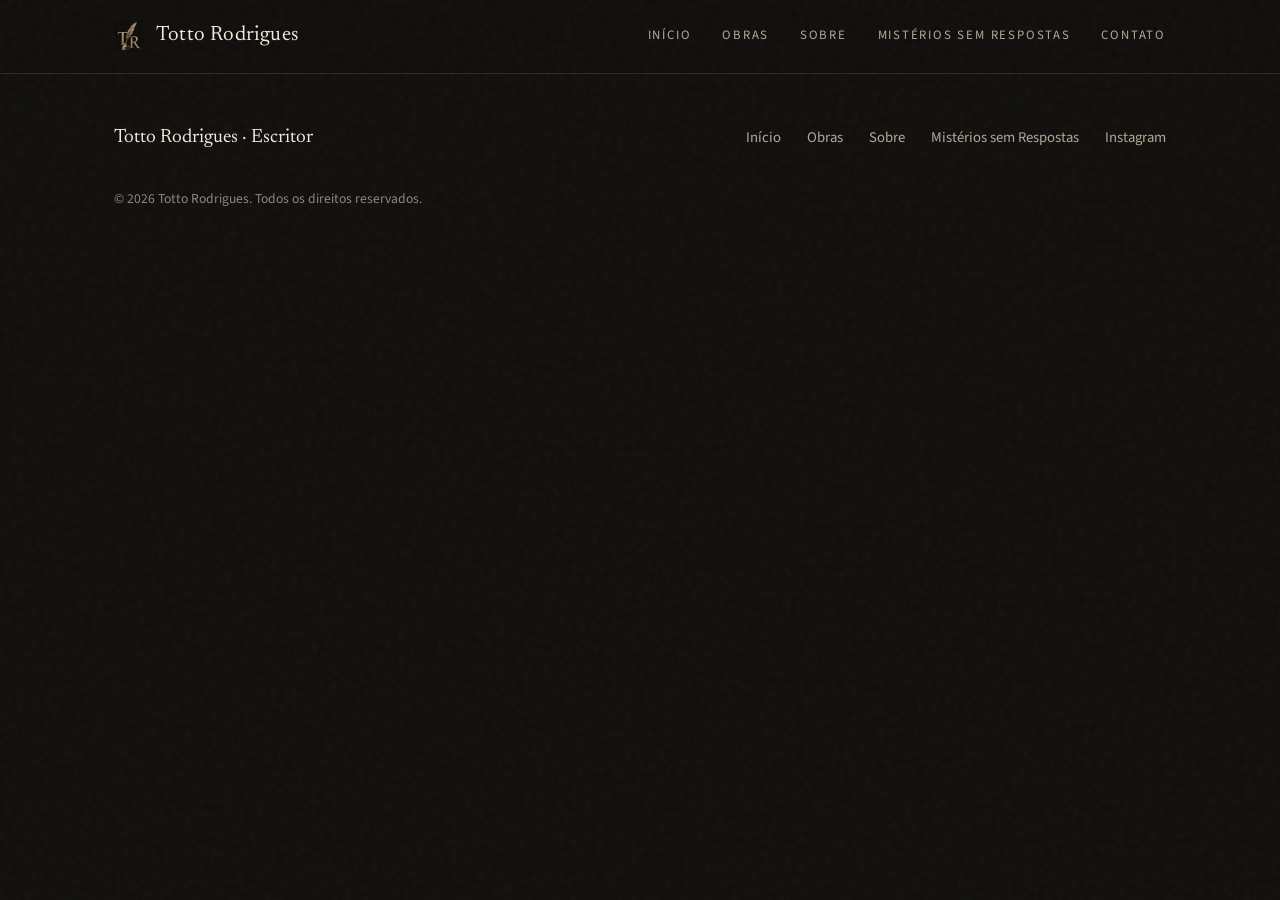
<file: _modelos/pagina.html>
<!doctype html>
<!--
  MODELO DE PÁGINA INTERNA DO SITE DO AUTOR
  Para criar /livros/, /sobre/, /contato/, /roda-da-coruja/ etc.:
    1. copie este arquivo para <nome-da-pagina>/index.html (ex.: roda-da-coruja/index.html);
    2. preencha <title>, description, canonical e og:* ;
    3. remova a linha <meta name="robots" content="noindex">;
    4. escreva o conteúdo dentro de <main>;
    5. adicione a nova URL em sitemap.xml.
  Os caminhos "../" já apontam para a raiz do site a partir de uma pasta de primeiro nível.
-->
<html lang="pt-BR">
<head>
  <meta charset="utf-8">
  <meta name="viewport" content="width=device-width,initial-scale=1,viewport-fit=cover">
  <script>document.documentElement.classList.add('js')</script>
  <meta name="robots" content="noindex">

  <title>Totto Rodrigues</title>
  <meta name="description" content="">
  <link rel="canonical" href="https://tottorodrigues.com.br/NOME-DA-PAGINA/">
  <meta name="theme-color" content="#100e0c">

  <meta property="og:type" content="website">
  <meta property="og:site_name" content="Totto Rodrigues">
  <meta property="og:locale" content="pt_BR">
  <meta property="og:title" content="">
  <meta property="og:description" content="">
  <meta property="og:url" content="https://tottorodrigues.com.br/NOME-DA-PAGINA/">
  <meta property="og:image" content="https://tottorodrigues.com.br/assets/img/og-totto-rodrigues.jpg">
  <meta name="twitter:card" content="summary_large_image">

  <link rel="icon" href="../favicon.ico" sizes="any">
  <link rel="icon" href="../assets/img/icons/favicon-32.png" type="image/png" sizes="32x32">
  <link rel="apple-touch-icon" href="../apple-touch-icon.png">

  <link rel="preconnect" href="https://fonts.googleapis.com">
  <link rel="preconnect" href="https://fonts.gstatic.com" crossorigin>
  <link rel="stylesheet" href="https://fonts.googleapis.com/css2?family=Newsreader:ital,opsz,wght@0,6..72,400;0,6..72,500;1,6..72,400&family=Source+Sans+3:wght@400;600&display=swap">
  <link rel="stylesheet" href="../assets/css/site.css?v=20260924-3">
  <script src="../assets/js/site.js?v=20260924-3" defer></script>
</head>
<body>
  <a class="skip-link" href="#conteudo">Ir para o conteúdo</a>

  <header class="site-header">
    <div class="container header-inner">
      <a class="brand" href="../" aria-label="Totto Rodrigues — início"><img class="brand-emblema" src="../assets/img/icons/emblema-tr.webp" alt="" width="30" height="30"><span class="brand-nome">Totto Rodrigues</span></a>
      <button class="menu-toggle" type="button" aria-expanded="false" aria-controls="menu-principal" aria-label="Abrir menu"><span></span><span></span></button>
      <nav id="menu-principal" class="site-nav" aria-label="Navegação principal">
        <ul class="nav-list">
          <li><a href="../">Início</a></li>
          <li><a href="../#obras">Obras</a></li>
          <li><a href="../#sobre">Sobre</a></li>
          <li><a href="../misterios-sem-respostas/">Mistérios sem Respostas</a></li>
          <li><a href="../#contato">Contato</a></li>
        </ul>
      </nav>
    </div>
  </header>

  <main id="conteudo">
    <!-- conteúdo da página: use <section class="section"><div class="container">…</div></section> -->
  </main>

  <footer class="site-footer">
    <div class="container footer-grid">
      <p class="footer-marca">Totto Rodrigues · Escritor</p>
      <nav class="footer-nav" aria-label="Rodapé">
        <ul>
          <li><a href="../">Início</a></li>
          <li><a href="../#obras">Obras</a></li>
          <li><a href="../#sobre">Sobre</a></li>
          <li><a href="../misterios-sem-respostas/">Mistérios sem Respostas</a></li>
          <li><a href="https://www.instagram.com/escritortotto/" target="_blank" rel="noopener">Instagram</a></li>
        </ul>
      </nav>
      <p class="footer-copy">© <span data-ano-atual>2026</span> Totto Rodrigues. Todos os direitos reservados.</p>
    </div>
  </footer>
</body>
</html>
</file>
<file: assets/css/site.css>
/* ==========================================================================
   Totto Rodrigues — estilos compartilhados do site do autor
   Usado pela home e pelas páginas futuras (/livros/, /sobre/, /roda-da-coruja/…).
   A página de Mistérios sem Respostas mantém o próprio estilo.
   ========================================================================== */

:root {
  --bg: #100e0c;
  --bg-2: #16130f;
  --bg-3: #1e1a15;
  --paper: #e9e0cf;
  --ivory: #f1eadc;
  --text: #ddd4c4;
  --text-2: #b3a896;
  --text-3: #8f8576;
  --gold: #b89a68;
  --gold-2: #d2b684;
  --line: rgba(233, 224, 207, .12);
  --line-2: rgba(233, 224, 207, .22);

  --serif: "Newsreader", Georgia, "Times New Roman", serif;
  --sans: "Source Sans 3", "Segoe UI", system-ui, -apple-system, sans-serif;

  --max: 1180px;
  --gutter: clamp(20px, 5vw, 64px);
  --header-h: 72px;
}

/* Base ------------------------------------------------------------------- */

*, *::before, *::after { box-sizing: border-box; }

html {
  scroll-behavior: smooth;
  scroll-padding-top: calc(var(--header-h) + 16px);
  -webkit-text-size-adjust: 100%;
}

body {
  margin: 0;
  background: var(--bg);
  color: var(--text);
  font-family: var(--sans);
  font-size: 1.0625rem;
  line-height: 1.7;
  -webkit-font-smoothing: antialiased;
}

/* textura discreta de papel sobre todo o site */
body::before {
  content: "";
  position: fixed;
  inset: 0;
  z-index: 100;
  pointer-events: none;
  opacity: .045;
  mix-blend-mode: screen;
  background-image: url("data:image/svg+xml,%3Csvg viewBox='0 0 180 180' xmlns='http://www.w3.org/2000/svg'%3E%3Cfilter id='n'%3E%3CfeTurbulence type='fractalNoise' baseFrequency='.75' numOctaves='3' stitchTiles='stitch'/%3E%3C/filter%3E%3Crect width='100%25' height='100%25' filter='url(%23n)' opacity='.8'/%3E%3C/svg%3E");
}

img { display: block; max-width: 100%; height: auto; }
a { color: inherit; }
p { margin: 0 0 1.1em; }
p:last-child { margin-bottom: 0; }

:focus-visible { outline: 2px solid var(--gold-2); outline-offset: 4px; }

.skip-link {
  position: absolute;
  left: -999px;
  top: 12px;
  z-index: 200;
  padding: .6rem 1rem;
  background: var(--ivory);
  color: var(--bg);
  font-weight: 600;
}
.skip-link:focus { left: 12px; }

.container {
  width: 100%;
  max-width: var(--max);
  margin-inline: auto;
  padding-inline: var(--gutter);
}

/* Cabeçalho -------------------------------------------------------------- */

.site-header {
  position: sticky;
  top: 0;
  z-index: 50;
  background: rgba(16, 14, 12, .94);
  border-bottom: 1px solid transparent;
  transition: border-color .3s, background-color .3s;
}
@supports (backdrop-filter: blur(8px)) {
  .site-header { background: rgba(16, 14, 12, .82); backdrop-filter: blur(8px); }
}
.site-header.is-scrolled { border-bottom-color: var(--line); }

.header-inner {
  position: relative;
  height: var(--header-h);
  display: flex;
  align-items: center;
  justify-content: space-between;
  gap: 24px;
}

.brand {
  display: inline-flex;
  align-items: center;
  gap: 12px;
  font-family: var(--serif);
  font-size: 1.3rem;
  letter-spacing: .01em;
  color: var(--ivory);
  text-decoration: none;
  white-space: nowrap;
}
/* emblema TR: o fundo escuro da imagem se funde ao cabeçalho (lighten) */
.brand-emblema {
  width: 30px;
  height: 30px;
  opacity: .9;
  mix-blend-mode: lighten;
}
.brand-nome { transition: opacity .35s, visibility .35s; }
/* na home, o nome só aparece depois que o nome grande do hero sai da tela */
.site-header.marca-oculta .brand-nome { opacity: 0; visibility: hidden; }

.nav-list {
  display: flex;
  gap: clamp(18px, 2.4vw, 34px);
  margin: 0;
  padding: 0;
  list-style: none;
}
.nav-list a {
  display: inline-block;
  padding: 6px 0;
  border-bottom: 1px solid transparent;
  font-size: .8rem;
  letter-spacing: .14em;
  text-transform: uppercase;
  text-decoration: none;
  color: var(--text-2);
  white-space: nowrap;
  transition: color .2s, border-color .2s;
}
.nav-list a:hover { color: var(--ivory); border-bottom-color: var(--gold); }
.nav-list a[aria-current="page"] { color: var(--ivory); }

.menu-toggle {
  display: none;
  width: 44px;
  height: 44px;
  margin-right: -10px;
  padding: 0;
  background: none;
  border: 0;
  color: var(--ivory);
  cursor: pointer;
}
.menu-toggle span {
  display: block;
  width: 22px;
  height: 1px;
  margin: 6px auto;
  background: currentColor;
  transition: transform .25s, opacity .25s;
}
.menu-toggle[aria-expanded="true"] span:first-child { transform: translateY(3.5px) rotate(45deg); }
.menu-toggle[aria-expanded="true"] span:last-child { transform: translateY(-3.5px) rotate(-45deg); }

/* Botões ----------------------------------------------------------------- */

.btn {
  display: inline-flex;
  align-items: center;
  justify-content: center;
  min-height: 48px;
  padding: 0 26px;
  border: 1px solid transparent;
  border-radius: 2px;
  font-family: var(--sans);
  font-size: .8rem;
  font-weight: 600;
  letter-spacing: .13em;
  text-transform: uppercase;
  text-decoration: none;
  transition: background-color .2s, border-color .2s, color .2s;
}
.btn-primary { background: var(--paper); color: #17130f; }
.btn-primary:hover { background: #fff8ea; }
.btn-secondary { border-color: var(--line-2); color: var(--ivory); }
.btn-secondary:hover { border-color: var(--gold); }
.btn[aria-disabled="true"] { opacity: .45; cursor: default; }
.btn[aria-disabled="true"]:hover { border-color: var(--line-2); }

.btn-row { display: flex; flex-wrap: wrap; gap: 14px; }

/* Seções ----------------------------------------------------------------- */

.section {
  padding-block: clamp(72px, 11vw, 140px);
  border-top: 1px solid var(--line);
}

.section-label {
  margin: 0 0 14px;
  font-size: .75rem;
  font-weight: 600;
  letter-spacing: .2em;
  text-transform: uppercase;
  color: var(--gold);
}

.section-title {
  margin: 0;
  font-family: var(--serif);
  font-weight: 400;
  font-size: clamp(2.2rem, 4.4vw, 3.6rem);
  line-height: 1.08;
  letter-spacing: -.01em;
  color: var(--ivory);
}
.section-title--sm { font-size: clamp(1.9rem, 3.4vw, 2.7rem); }

.section-intro {
  max-width: 40em;
  margin: 22px 0 0;
  font-size: clamp(1.06rem, 1.4vw, 1.2rem);
  color: var(--text-2);
}

/* Hero ------------------------------------------------------------------- */

.hero {
  position: relative;
  overflow: hidden;
  padding-block: clamp(48px, 9vh, 110px) clamp(72px, 12vh, 140px);
}
/* luz quente de luminária sobre a mesa */
.hero::before {
  content: "";
  position: absolute;
  top: 0;
  right: -12%;
  width: 70vw;
  height: 100%;
  background: radial-gradient(closest-side, rgba(184, 154, 104, .11), transparent);
  pointer-events: none;
}

.hero-grid {
  position: relative;
  display: grid;
  grid-template-columns: minmax(0, 1.15fr) minmax(0, .85fr);
  gap: clamp(40px, 7vw, 110px);
  align-items: center;
}

.hero-name {
  margin: 0;
  font-family: var(--serif);
  font-weight: 400;
  font-size: clamp(2.25rem, 1rem + 5.4vw, 4.6rem);
  line-height: 1.02;
  letter-spacing: .06em;
  text-transform: uppercase;
  color: var(--ivory);
}
.hero-name span { display: block; }

.hero-role {
  display: flex;
  align-items: center;
  gap: 16px;
  margin: 22px 0 0;
  font-family: var(--serif);
  font-style: italic;
  font-size: clamp(1.3rem, 2vw, 1.65rem);
  color: var(--gold-2);
}
.hero-role::before {
  content: "";
  width: 44px;
  height: 1px;
  background: var(--gold);
}

.hero-lead {
  max-width: 32em;
  margin: 28px 0 38px;
  font-size: clamp(1.08rem, 1.35vw, 1.22rem);
  color: var(--text-2);
}

/* Fotografia do autor */
.author-portrait {
  position: relative;
  isolation: isolate;
  justify-self: end;
  width: 100%;
  max-width: 460px;
  margin: 0;
  aspect-ratio: 1 / 1;
}
.author-portrait::after {
  content: "";
  position: absolute;
  inset: 18px -18px -18px 18px;
  z-index: -1;
  border: 1px solid var(--line-2);
}
.author-portrait img {
  width: 100%;
  height: 100%;
  object-fit: cover;
  box-shadow: 0 30px 70px -25px rgba(0, 0, 0, .8), 0 0 0 1px rgba(233, 224, 207, .1);
}

/* Obras ------------------------------------------------------------------ */

.obras-lista {
  display: grid;
  gap: clamp(72px, 10vw, 128px);
  margin-top: clamp(48px, 7vw, 88px);
}

.obra {
  display: grid;
  grid-template-columns: minmax(180px, 300px) minmax(0, 1fr);
  gap: clamp(32px, 6vw, 88px);
  align-items: start;
}

.obra-capa { margin: 0; }
/* cada capa mantém a proporção original (width/height no HTML) */
.obra-capa img,
.capa-tipografica {
  width: 100%;
  box-shadow: 0 30px 60px -22px rgba(0, 0, 0, .75), 0 0 0 1px rgba(233, 224, 207, .12);
}
.obra-capa a { display: block; transition: transform .35s ease; }
.obra-capa a:hover { transform: translateY(-4px); }

.obra-titulo {
  margin: 0;
  font-family: var(--serif);
  font-weight: 400;
  font-size: clamp(1.9rem, 3.2vw, 2.7rem);
  line-height: 1.1;
  color: var(--ivory);
}
.obra-subtitulo {
  margin: 8px 0 0;
  font-family: var(--serif);
  font-style: italic;
  font-size: clamp(1.15rem, 1.6vw, 1.35rem);
  color: var(--gold-2);
}
.obra-assinatura {
  margin: 14px 0 0;
  font-size: .8rem;
  letter-spacing: .14em;
  text-transform: uppercase;
  color: var(--text-3);
}
.obra-texto { max-width: 36em; margin-top: 28px; }
.obra-status {
  display: inline-block;
  margin: 28px 0 0;
  padding: 2px 0 2px 14px;
  border-left: 2px solid var(--gold);
  font-size: .95rem;
  color: var(--text-2);
}
.obra .btn-row { margin-top: 34px; }

/* Obra ainda sem capa: placa tipográfica no lugar da imagem
   <div class="capa-tipografica" aria-hidden="true"><strong>Título</strong><small>subtítulo</small></div> */
.capa-tipografica {
  position: relative;
  aspect-ratio: 5 / 8;
  display: flex;
  flex-direction: column;
  align-items: center;
  justify-content: center;
  padding: 14%;
  text-align: center;
  border: 1px solid var(--line-2);
  background:
    radial-gradient(ellipse at 50% 82%, rgba(196, 140, 72, .16), transparent 58%),
    linear-gradient(170deg, #1f1a14, #110e0b);
}
.capa-tipografica::before {
  content: "";
  position: absolute;
  inset: 10px;
  border: 1px solid var(--line);
}
.capa-tipografica strong {
  font-family: var(--serif);
  font-style: italic;
  font-weight: 400;
  font-size: clamp(1.7rem, 2.8vw, 2.3rem);
  line-height: 1.05;
  color: var(--ivory);
}
.capa-tipografica small {
  margin-top: 16px;
  font-size: .7rem;
  letter-spacing: .2em;
  text-transform: uppercase;
  color: var(--text-3);
}

/* Destaque: Agora no arquivo --------------------------------------------- */

.destaque {
  position: relative;
  isolation: isolate;
  overflow: hidden;
  background: #0b0a08;
}
.destaque::before {
  content: "";
  position: absolute;
  inset: 0;
  z-index: -1;
  background:
    linear-gradient(90deg, rgba(11, 10, 8, .97) 0%, rgba(11, 10, 8, .9) 55%, rgba(11, 10, 8, .74) 100%),
    url("../img/obras/misterios-sem-respostas-capa.webp") center 35% / cover no-repeat;
  filter: sepia(.25) saturate(.7);
}

.destaque-grid {
  display: grid;
  grid-template-columns: minmax(0, 1.1fr) minmax(0, .9fr);
  gap: clamp(48px, 7vw, 100px);
  align-items: center;
}
.destaque-obra {
  margin: 0 0 18px;
  font-family: var(--serif);
  font-style: italic;
  font-size: clamp(1.1rem, 1.5vw, 1.3rem);
  line-height: 1.4;
  color: var(--gold-2);
}
.destaque-obra span { display: block; font-style: normal; color: var(--text-2); }
.destaque-texto { max-width: 34em; margin-top: 26px; }
.destaque .btn-row { margin-top: 34px; }

.destaque-capa { justify-self: center; width: min(340px, 100%); margin: 0; }
.destaque-capa img {
  transform: rotate(1.2deg);
  box-shadow: 0 40px 90px -20px rgba(0, 0, 0, .85), 0 0 0 1px rgba(233, 224, 207, .1);
}

.vestigios {
  display: grid;
  grid-template-columns: repeat(4, minmax(0, 1fr));
  gap: 12px;
  max-width: 540px;
  margin: 44px 0 0;
  padding: 0;
  list-style: none;
}
.vestigios figure { margin: 0; }
.vestigios img {
  width: 100%;
  aspect-ratio: 4 / 5;
  object-fit: cover;
  border: 1px solid var(--line);
  filter: sepia(.2) brightness(.82);
}
.vestigios figcaption {
  margin-top: 8px;
  font-size: .72rem;
  letter-spacing: .1em;
  line-height: 1.35;
  text-transform: uppercase;
  color: var(--text-3);
}

/* Sobre ------------------------------------------------------------------ */

.sobre-grid {
  display: grid;
  grid-template-columns: minmax(0, .8fr) minmax(0, 1.2fr);
  gap: clamp(32px, 7vw, 100px);
  align-items: start;
}
.sobre-texto { max-width: 38em; font-size: clamp(1.06rem, 1.3vw, 1.15rem); }
.sobre-texto .ideia {
  margin-top: 2em;
  padding-left: 24px;
  border-left: 1px solid var(--gold);
  font-family: var(--serif);
  font-style: italic;
  font-size: clamp(1.3rem, 2vw, 1.6rem);
  line-height: 1.45;
  color: var(--ivory);
}

/* Bastidores ------------------------------------------------------------- */

.bastidores-grid {
  display: grid;
  grid-template-columns: minmax(0, .65fr) minmax(0, 1.35fr);
  gap: clamp(32px, 6vw, 88px);
  align-items: center;
}
.bastidores-imagem { width: 100%; max-width: 340px; margin: 0; }
.bastidores-imagem img { border: 1px solid var(--line); filter: sepia(.1) brightness(.86); }
.bastidores-texto { max-width: 36em; margin-top: 22px; color: var(--text-2); }
.bastidores-notas { margin-top: 40px; }

/* Contato ---------------------------------------------------------------- */

.contato-grid {
  display: grid;
  grid-template-columns: minmax(0, 1fr) auto;
  gap: 40px;
  align-items: center;
}
.contato-texto { margin: 22px 0 0; color: var(--text-2); }
.contato-link {
  display: inline-flex;
  flex-direction: column;
  gap: 4px;
  margin-top: 30px;
  padding: 22px 30px;
  border: 1px solid var(--line-2);
  text-decoration: none;
  transition: border-color .2s;
}
.contato-link:hover { border-color: var(--gold); }
/* selo de assinatura: o fundo preto do emblema se funde à página (lighten) */
.contato-selo {
  width: clamp(120px, 13vw, 170px);
  height: auto;
  margin-right: clamp(0px, 5vw, 72px);
  opacity: .85;
  mix-blend-mode: lighten;
}
.contato-link small {
  font-size: .72rem;
  font-weight: 600;
  letter-spacing: .2em;
  text-transform: uppercase;
  color: var(--gold);
}
.contato-link span {
  font-family: var(--serif);
  font-size: clamp(1.6rem, 3vw, 2.2rem);
  line-height: 1.2;
  color: var(--ivory);
}

/* Rodapé ----------------------------------------------------------------- */

.site-footer {
  padding-block: 48px 56px;
  border-top: 1px solid var(--line);
  font-size: .92rem;
  color: var(--text-3);
}
.footer-grid {
  display: flex;
  flex-wrap: wrap;
  justify-content: space-between;
  align-items: baseline;
  gap: 20px 40px;
}
.footer-marca { margin: 0; font-family: var(--serif); font-size: 1.2rem; color: var(--ivory); }
.footer-nav ul {
  display: flex;
  flex-wrap: wrap;
  gap: 8px 26px;
  margin: 0;
  padding: 0;
  list-style: none;
}
.footer-nav a { color: var(--text-2); text-decoration: none; }
.footer-nav a:hover { color: var(--ivory); text-decoration: underline; text-underline-offset: 4px; }
.footer-copy { width: 100%; margin: 12px 0 0; font-size: .85rem; }

/* Responsivo ------------------------------------------------------------- */

@media (max-width: 960px) {
  .obra { grid-template-columns: minmax(160px, 230px) minmax(0, 1fr); }
}

@media (max-width: 880px) {
  .menu-toggle { display: block; }
  .js .site-nav {
    display: none;
    position: absolute;
    top: var(--header-h);
    left: 0;
    right: 0;
    padding: 8px var(--gutter) 24px;
    background: var(--bg-2);
    border-bottom: 1px solid var(--line);
  }
  .js .site-nav.is-open { display: block; }
  .js .nav-list { flex-direction: column; gap: 0; }
  .js .nav-list a {
    display: block;
    padding: 14px 0;
    border-bottom: 1px solid var(--line);
    font-size: .88rem;
  }
  .js .nav-list li:last-child a { border-bottom: 0; }

  /* sem JavaScript, o menu aparece aberto logo abaixo da marca */
  html:not(.js) .header-inner { height: auto; padding-block: 16px; flex-direction: column; align-items: flex-start; }
  html:not(.js) .menu-toggle { display: none; }
  html:not(.js) .nav-list { flex-wrap: wrap; gap: 6px 20px; }

  .hero-grid,
  .destaque-grid,
  .sobre-grid { grid-template-columns: 1fr; }
  .author-portrait { justify-self: start; max-width: 360px; }
  .destaque-capa { justify-self: start; width: min(280px, 80%); }
}

@media (max-width: 680px) {
  .obra { grid-template-columns: 1fr; }
  .obra-capa { width: min(240px, 70%); }
  .bastidores-grid { grid-template-columns: 1fr; }
  .bastidores-imagem { max-width: 240px; }
  .contato-grid { grid-template-columns: 1fr; gap: 36px; }
  .contato-selo { width: 110px; margin: 0; }
}

@media (max-width: 520px) {
  .vestigios { gap: 8px; }
  .vestigios figcaption { font-size: .62rem; letter-spacing: .06em; }
  .author-portrait { max-width: 300px; }
  .btn-row .btn { width: 100%; }
  .author-portrait::after { inset: 12px -12px -12px 12px; }
  .contato-link { padding: 18px 22px; }
}

@media (prefers-reduced-motion: reduce) {
  html { scroll-behavior: auto; }
  *, *::before, *::after { animation: none !important; transition: none !important; }
}
</file>
